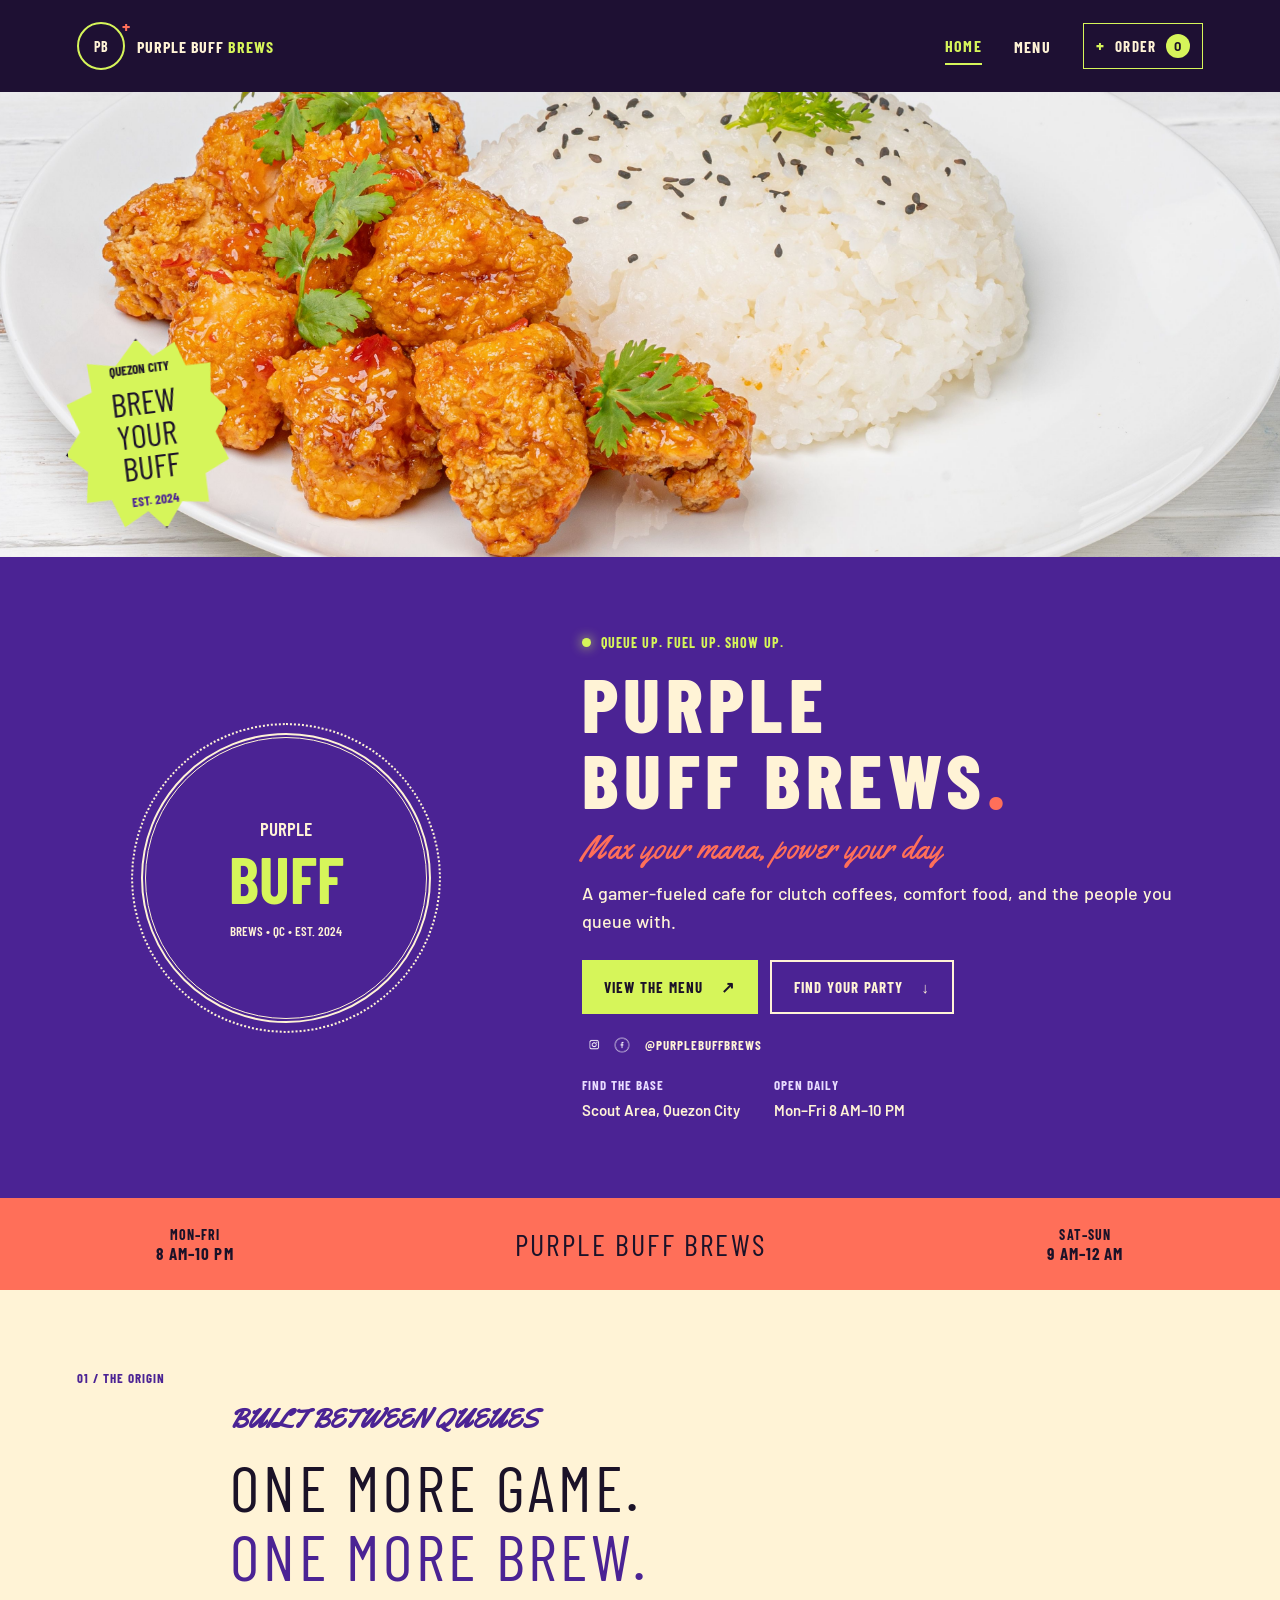
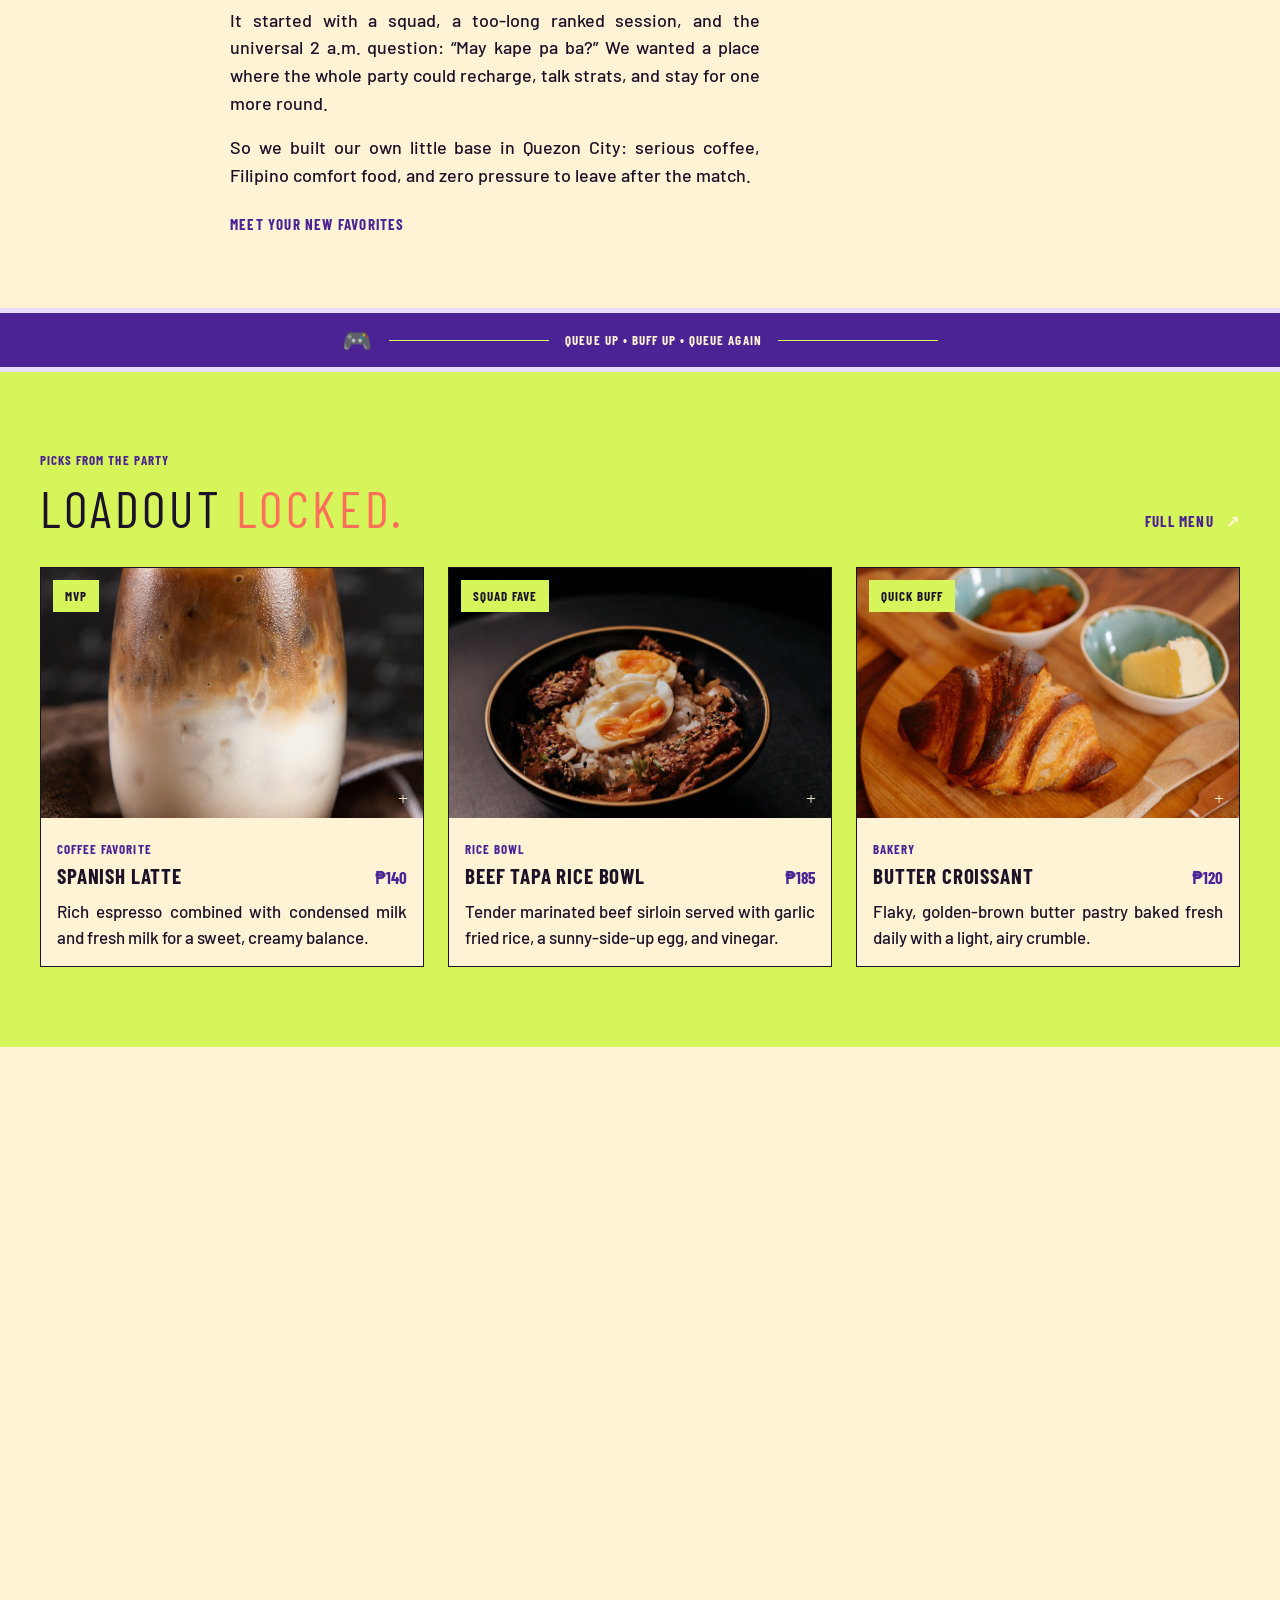
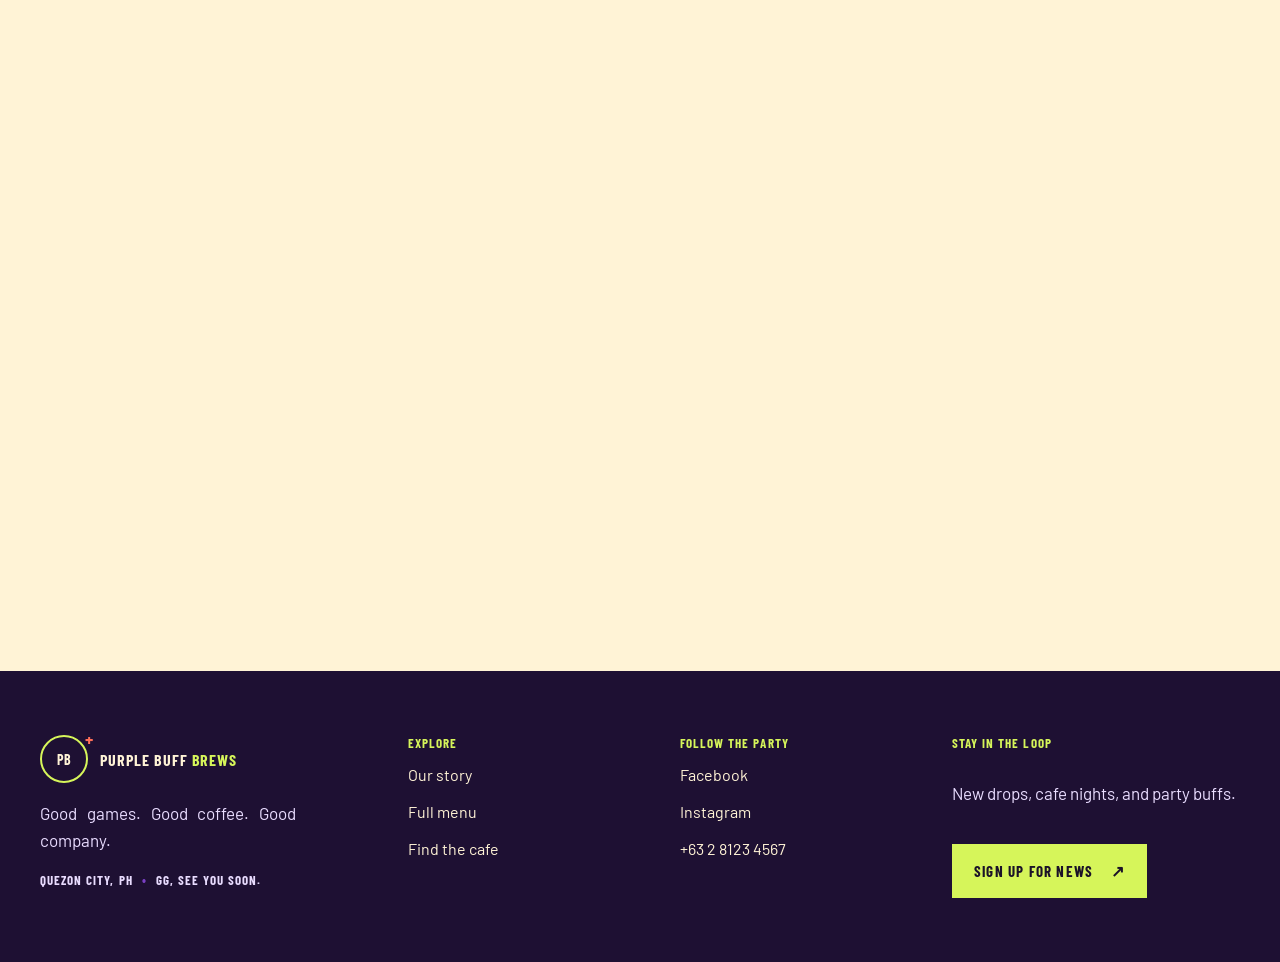
<file: index.html>
<!DOCTYPE html>
<html lang="en">
<head>
    <meta charset="UTF-8">
    <meta name="viewport" content="width=device-width, initial-scale=1.0">
    <meta name="theme-color" content="#241333">
    <meta name="description" content="Purple Buff Brews is a gamer-fueled cafe in Quezon City. Coffee, comfort food, and one more queue.">
    <title>Purple Buff Brews | Mana for the next match</title>
    <link rel="preconnect" href="https://fonts.googleapis.com">
    <link rel="preconnect" href="https://fonts.gstatic.com" crossorigin>
    <link href="https://fonts.googleapis.com/css2?family=Barlow+Condensed:wght@700;800&family=Barlow:wght@500;600;700&family=Yellowtail&display=swap" rel="stylesheet">
    <link rel="stylesheet" href="style.css">
</head>
<body class="home-page">
    <header class="site-header">
        <a class="brand-lockup" href="index.html" aria-label="Purple Buff Brews home">
            <span class="brand-mark" aria-hidden="true">PB<span>+</span></span>
            <span class="brand-name">PURPLE BUFF <b>BREWS</b></span>
        </a>
        <button class="nav-toggle" id="nav-toggle" type="button" aria-label="Toggle navigation" aria-expanded="false" onclick="toggleMobileMenu()">
            <span></span><span></span><span></span>
        </button>
        <nav class="site-nav" id="main-nav" aria-label="Main navigation">
            <a class="nav-link nav-link-active" href="index.html">Home</a>
            <a class="nav-link" href="menu.html">Menu</a>
            <a class="nav-cart" href="menu.html#order-panel" aria-label="View your order"><span aria-hidden="true">+</span> ORDER <b id="order-count">0</b></a>
        </nav>
    </header>

    <main>
        <section class="hero" id="home">
            <div class="hero-art" id="hero-slider" onmouseover="pauseHeroSlider(event)" onmouseout="resumeHeroSlider(event)">
                <img class="hero-photo hero-slide is-active" id="hero-slide-0" src="images/Meals/Crispy Chicken Popcorn Rice.jpg" alt="Crispy chicken popcorn with rice">
                <img class="hero-photo hero-slide" id="hero-slide-1" src="images/Meals/Beef Tapa Rice Bowl.jpg" alt="Beef tapa rice bowl with garlic rice and egg">
                <img class="hero-photo hero-slide" id="hero-slide-2" src="images/Meals/Pork BBQ Rice Plate.jpg" alt="Pork barbecue rice plate">
                <img class="hero-photo hero-slide" id="hero-slide-3" src="images/Meals/Bangus Sisig Rice Bowl.jpg" alt="Bangus sisig rice bowl">
                <div class="hero-shade" aria-hidden="true"></div>
                <div class="hero-badge"><span>QUEZON CITY</span><strong>BREW<br>YOUR<br>BUFF</strong><small>EST. 2024</small></div>
                <span class="art-spark spark-one" aria-hidden="true">✳</span><span class="art-spark spark-two" aria-hidden="true">✦</span>
            </div>
            <div class="hero-copy">
                <div class="story-stamp hero-stamp" aria-hidden="true"><span>PURPLE</span><b>BUFF</b><small>BREWS • QC • EST. 2024</small></div>
                <div class="hero-copy-content">
                    <p class="eyebrow"><span class="status-dot"></span> QUEUE UP. FUEL UP. SHOW UP.</p>
                    <h1>PURPLE<br><span>BUFF</span> BREWS<span class="hero-period">.</span></h1>
                    <p class="hero-tagline">Max your mana, power your day</p>
                    <p class="hero-description">A gamer-fueled cafe for clutch coffees, comfort food, and the people you queue with.</p>
                    <div class="hero-actions">
                        <a class="button button-primary" href="menu.html">VIEW THE MENU <span aria-hidden="true">↗</span></a>
                        <a class="button button-quiet" href="#visit">FIND YOUR PARTY <span aria-hidden="true">↓</span></a>
                    </div>
                    <div class="hero-social" aria-label="Follow Purple Buff Brews">
                        <a href="https://www.instagram.com/" target="_blank" rel="noreferrer" aria-label="Purple Buff Brews on Instagram"><img src="images/social media logo/instagram logo.png" alt=""></a>
                        <a href="https://www.facebook.com/" target="_blank" rel="noreferrer" aria-label="Purple Buff Brews on Facebook"><img src="images/social media logo/facebook logo.png" alt=""></a>
                        <span>@PURPLEBUFFBREWS</span>
                    </div>
                    <div class="hero-meta">
                        <div><span class="meta-label">FIND THE BASE</span><strong>Scout Area, Quezon City</strong></div>
                        <div><span class="meta-label">OPEN DAILY</span><strong>Mon–Fri 8 AM–10 PM</strong></div>
                    </div>
                </div>
            </div>
        </section>

        <section class="hours-ribbon" aria-label="Cafe hours">
            <span>MON–FRI <b>8 AM–10 PM</b></span><strong>PURPLE BUFF BREWS</strong><span>SAT–SUN <b>9 AM–12 AM</b></span>
        </section>

        <section class="story-section section-shell" id="story">
            <div class="section-index">01 / THE ORIGIN</div>
            <div class="story-content">
                <p class="eyebrow">BUILT BETWEEN QUEUES</p>
                <h2>ONE MORE GAME.<br><span>ONE MORE BREW.</span></h2>
                <p>It started with a squad, a too-long ranked session, and the universal 2 a.m. question: “May kape pa ba?” We wanted a place where the whole party could recharge, talk strats, and stay for one more round.</p>
                <p>So we built our own little base in Quezon City: serious coffee, Filipino comfort food, and zero pressure to leave after the match.</p>
                <a class="text-link" href="menu.html">MEET YOUR NEW FAVORITES <span aria-hidden="true">→</span></a>
            </div>
        </section>

        <div class="party-divider" aria-hidden="true"><span>🎮</span><i></i><span>QUEUE UP • BUFF UP • QUEUE AGAIN</span><i></i></div>

        <section class="featured-section section-shell" id="featured">
            <div class="section-heading">
                <div><p class="eyebrow">PICKS FROM THE PARTY</p><h2>LOADOUT <span>LOCKED.</span></h2></div>
                <a class="text-link" href="menu.html">FULL MENU <span aria-hidden="true">↗</span></a>
            </div>
            <div class="featured-grid">
                <a class="featured-card" href="menu.html#spanish-latte">
                    <div class="featured-visual visual-coffee"><img src="images/drinks/spanish latte.jpg" alt="Spanish latte with espresso and fresh milk"><span class="visual-tag">MVP</span><span class="visual-crosshair" aria-hidden="true">+</span></div>
                    <div class="featured-info"><div><span class="item-type">COFFEE FAVORITE</span><h3>Spanish Latte</h3></div><span class="item-price">₱140</span></div>
                    <p>Rich espresso combined with condensed milk and fresh milk for a sweet, creamy balance.</p>
                </a>
                <a class="featured-card" href="menu.html#beef-tapa-rice-bowl">
                    <div class="featured-visual visual-meal"><img src="images/Meals/Beef Tapa Rice Bowl.jpg" alt="Beef tapa rice bowl with garlic rice, egg, and vinegar"><span class="visual-tag">SQUAD FAVE</span><span class="visual-crosshair" aria-hidden="true">+</span></div>
                    <div class="featured-info"><div><span class="item-type">RICE BOWL</span><h3>Beef Tapa Rice Bowl</h3></div><span class="item-price">₱185</span></div>
                    <p>Tender marinated beef sirloin served with garlic fried rice, a sunny-side-up egg, and vinegar.</p>
                </a>
                <a class="featured-card" href="menu.html#butter-croissant">
                    <div class="featured-visual visual-snack"><img src="images/Snacks/Butter Croissant.jpg" alt="Golden butter croissant baked fresh"><span class="visual-tag">QUICK BUFF</span><span class="visual-crosshair" aria-hidden="true">+</span></div>
                    <div class="featured-info"><div><span class="item-type">BAKERY</span><h3>Butter Croissant</h3></div><span class="item-price">₱120</span></div>
                    <p>Flaky, golden-brown butter pastry baked fresh daily with a light, airy crumble.</p>
                </a>
            </div>
        </section>

        <section class="photo-strip" aria-label="Cafe favorites">
            <div class="photo-strip-heading"><p class="eyebrow">A LOOK AT THE LOADOUT</p><h2>BUILT FOR THE <span>LONG GAME.</span></h2></div>
            <div class="photo-carousel" id="photo-carousel">
                <img id="carousel-image" src="images/drinks/spanish latte.jpg" alt="Spanish latte with a smooth espresso and milk finish">
                <div class="carousel-caption"><span id="carousel-caption">01 / SPANISH LATTE</span><div class="carousel-controls"><button id="carousel-previous" type="button" aria-label="Previous cafe photo">←</button><button id="carousel-next" type="button" aria-label="Next cafe photo">→</button></div></div>
            </div>
        </section>

        <section class="visit-section" id="visit">
            <div class="visit-inner section-shell">
                <div class="visit-copy"><p class="eyebrow">YOUR NEXT SAFE ZONE</p><h2>DROP BY.<br><span>STAY A WHILE.</span></h2><p>Bring your duo, your whole five-stack, or just your headphones. There’s a seat waiting.</p></div>
                <div class="visit-details">
                    <div class="detail-block"><span class="meta-label">OUR COORDINATES</span><strong>Unit 4B, Mana Lane<br>Scout Area, Quezon City, Metro Manila</strong><a href="https://maps.google.com/?q=Scout+Area+Quezon+City" target="_blank" rel="noreferrer">OPEN MAP <span aria-hidden="true">↗</span></a></div>
                    <div class="detail-block"><span class="meta-label">CALL THE PARTY</span><strong><a href="tel:+63281234567">+63 2 8123 4567</a></strong><span class="open-note"><i></i> READY FOR PICKUP</span></div>
                    <div class="detail-block"><span class="meta-label">GATES OPEN</span><strong>Mon–Fri 8:00 AM–10:00 PM<br>Sat–Sun 9:00 AM–12:00 AM</strong></div>
                    <div class="visit-actions"><a class="button button-outline" href="menu.html#order-panel">ORDER PICK UP <span aria-hidden="true">↗</span></a><a class="button button-outline" href="mailto:hello@purplebuffbrews.example?subject=Table%20reservation">RESERVE A TABLE <span aria-hidden="true">↗</span></a></div>
                </div>
            </div>
        </section>
    </main>

    <footer class="site-footer">
        <div class="footer-brand"><a class="brand-lockup" href="index.html" aria-label="Purple Buff Brews home"><span class="brand-mark" aria-hidden="true">PB<span>+</span></span><span class="brand-name">PURPLE BUFF <b>BREWS</b></span></a><p>Good games. Good coffee. Good company.</p><span class="footer-note">QUEZON CITY, PH <b>•</b> GG, SEE YOU SOON.</span></div>
        <div class="footer-links"><strong>EXPLORE</strong><a href="index.html#story">Our story</a><a href="menu.html">Full menu</a><a href="index.html#visit">Find the cafe</a></div>
        <div class="footer-links"><strong>FOLLOW THE PARTY</strong><a href="https://www.facebook.com/" target="_blank" rel="noreferrer">Facebook</a><a href="https://www.instagram.com/" target="_blank" rel="noreferrer">Instagram</a><a href="tel:+63281234567">+63 2 8123 4567</a></div>
        <div class="footer-signup"><strong>STAY IN THE LOOP</strong><p>New drops, cafe nights, and party buffs.</p><a class="button button-primary" href="mailto:hello@purplebuffbrews.example?subject=Buff%20newsletter">SIGN UP FOR NEWS <span aria-hidden="true">↗</span></a></div>
    </footer>
    <script src="script.js"></script>
</body>
</html>
</file>
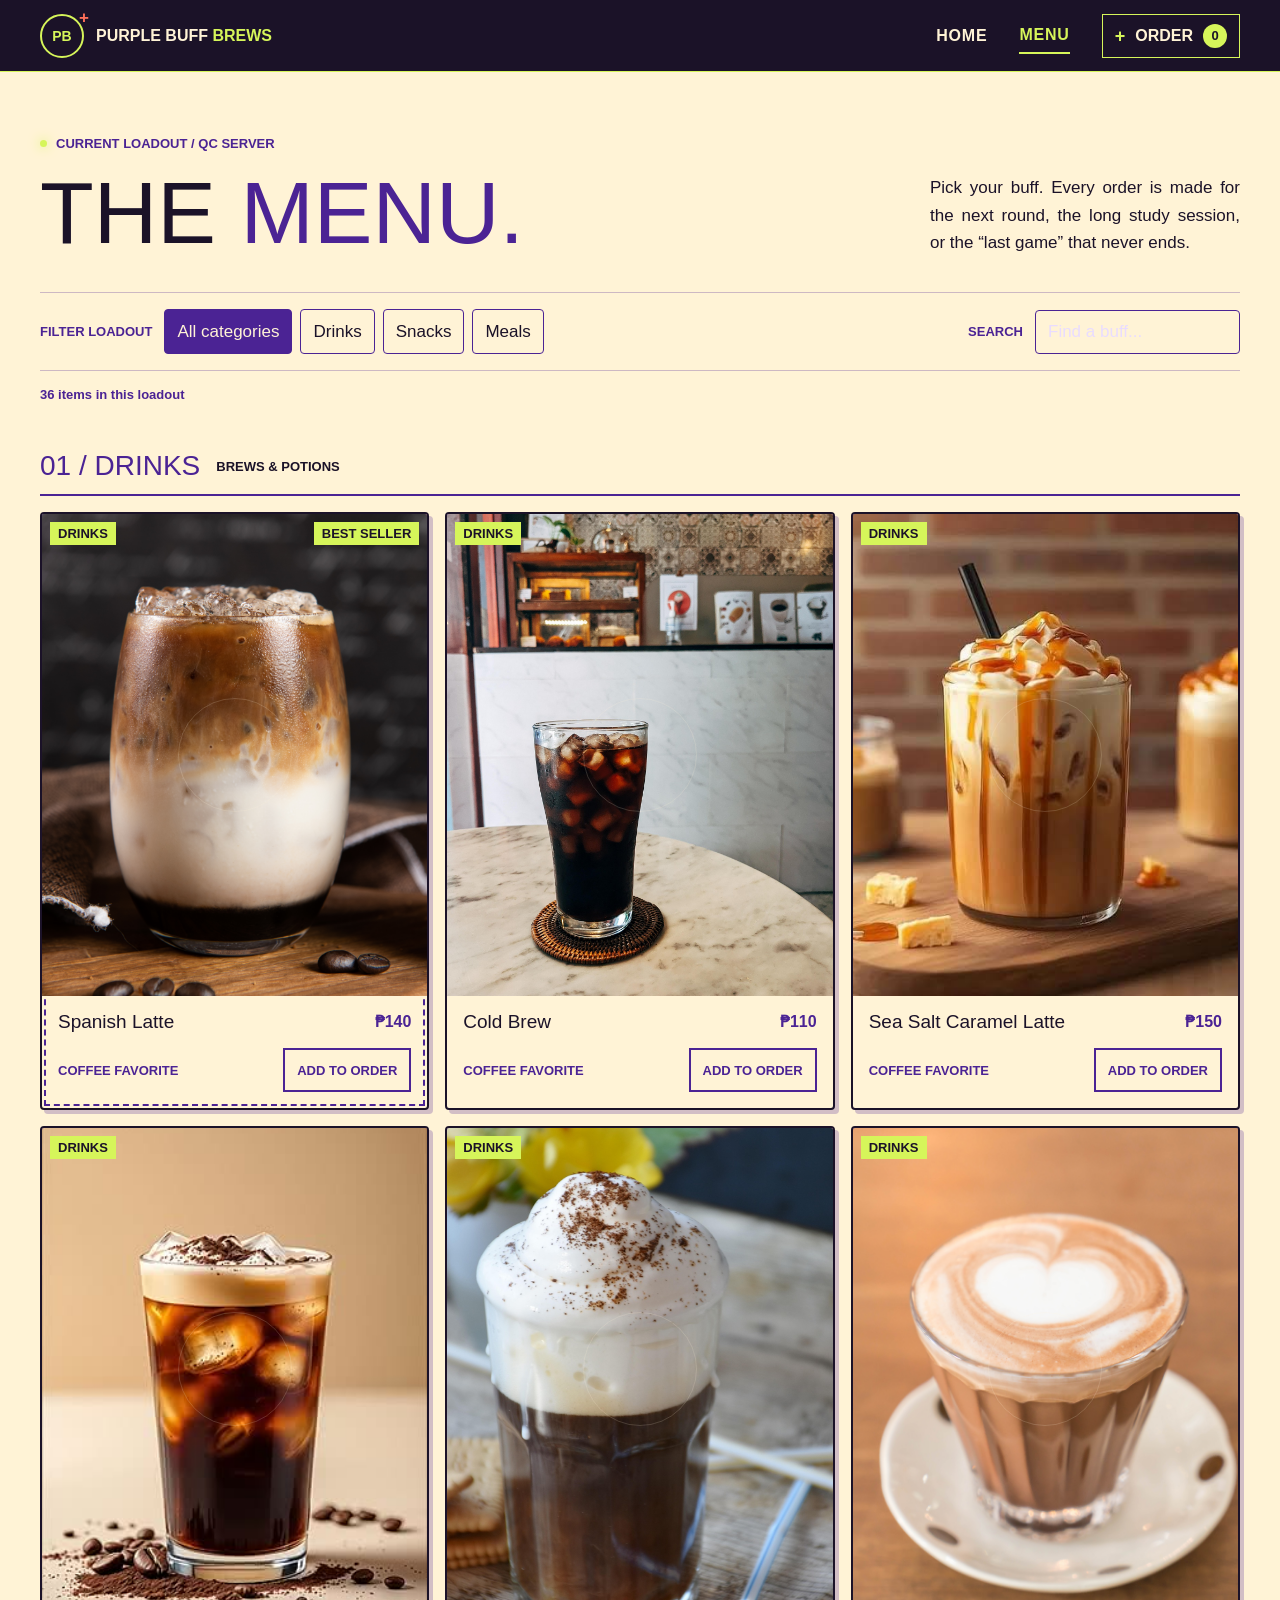
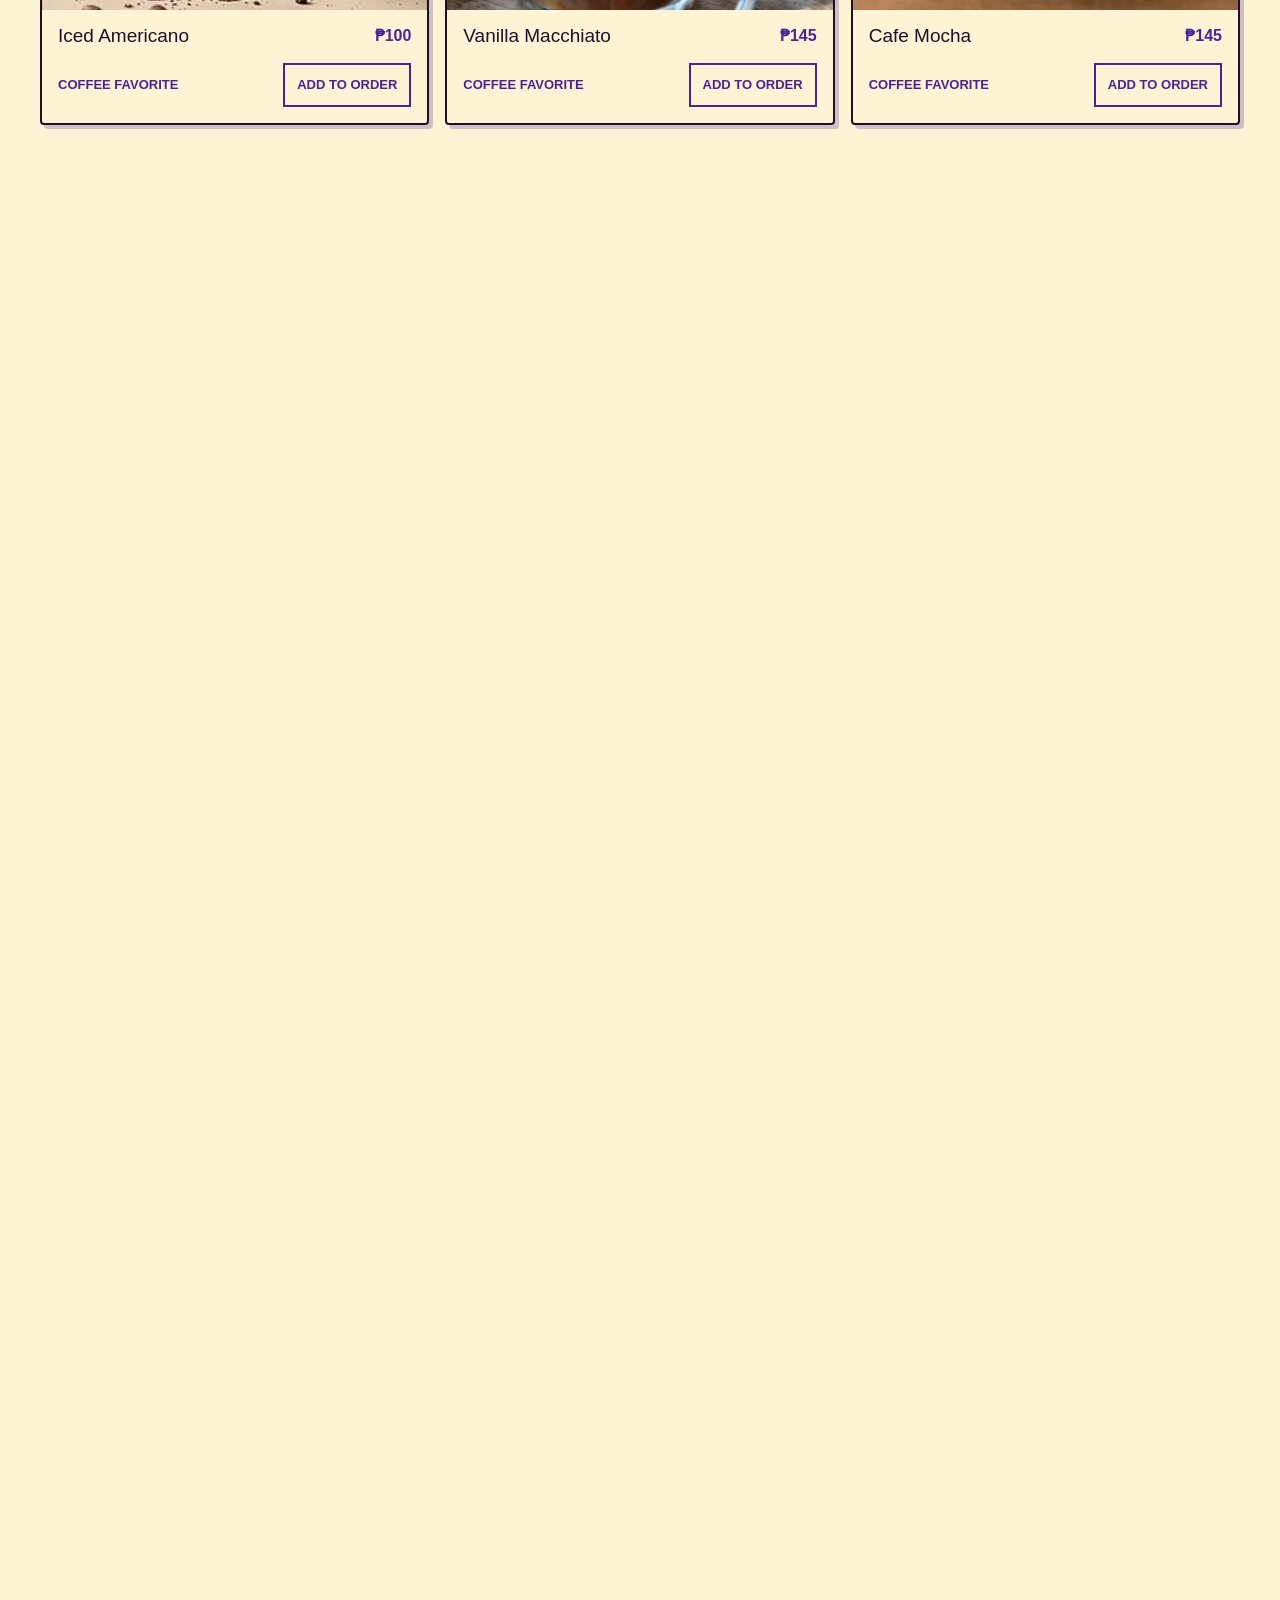
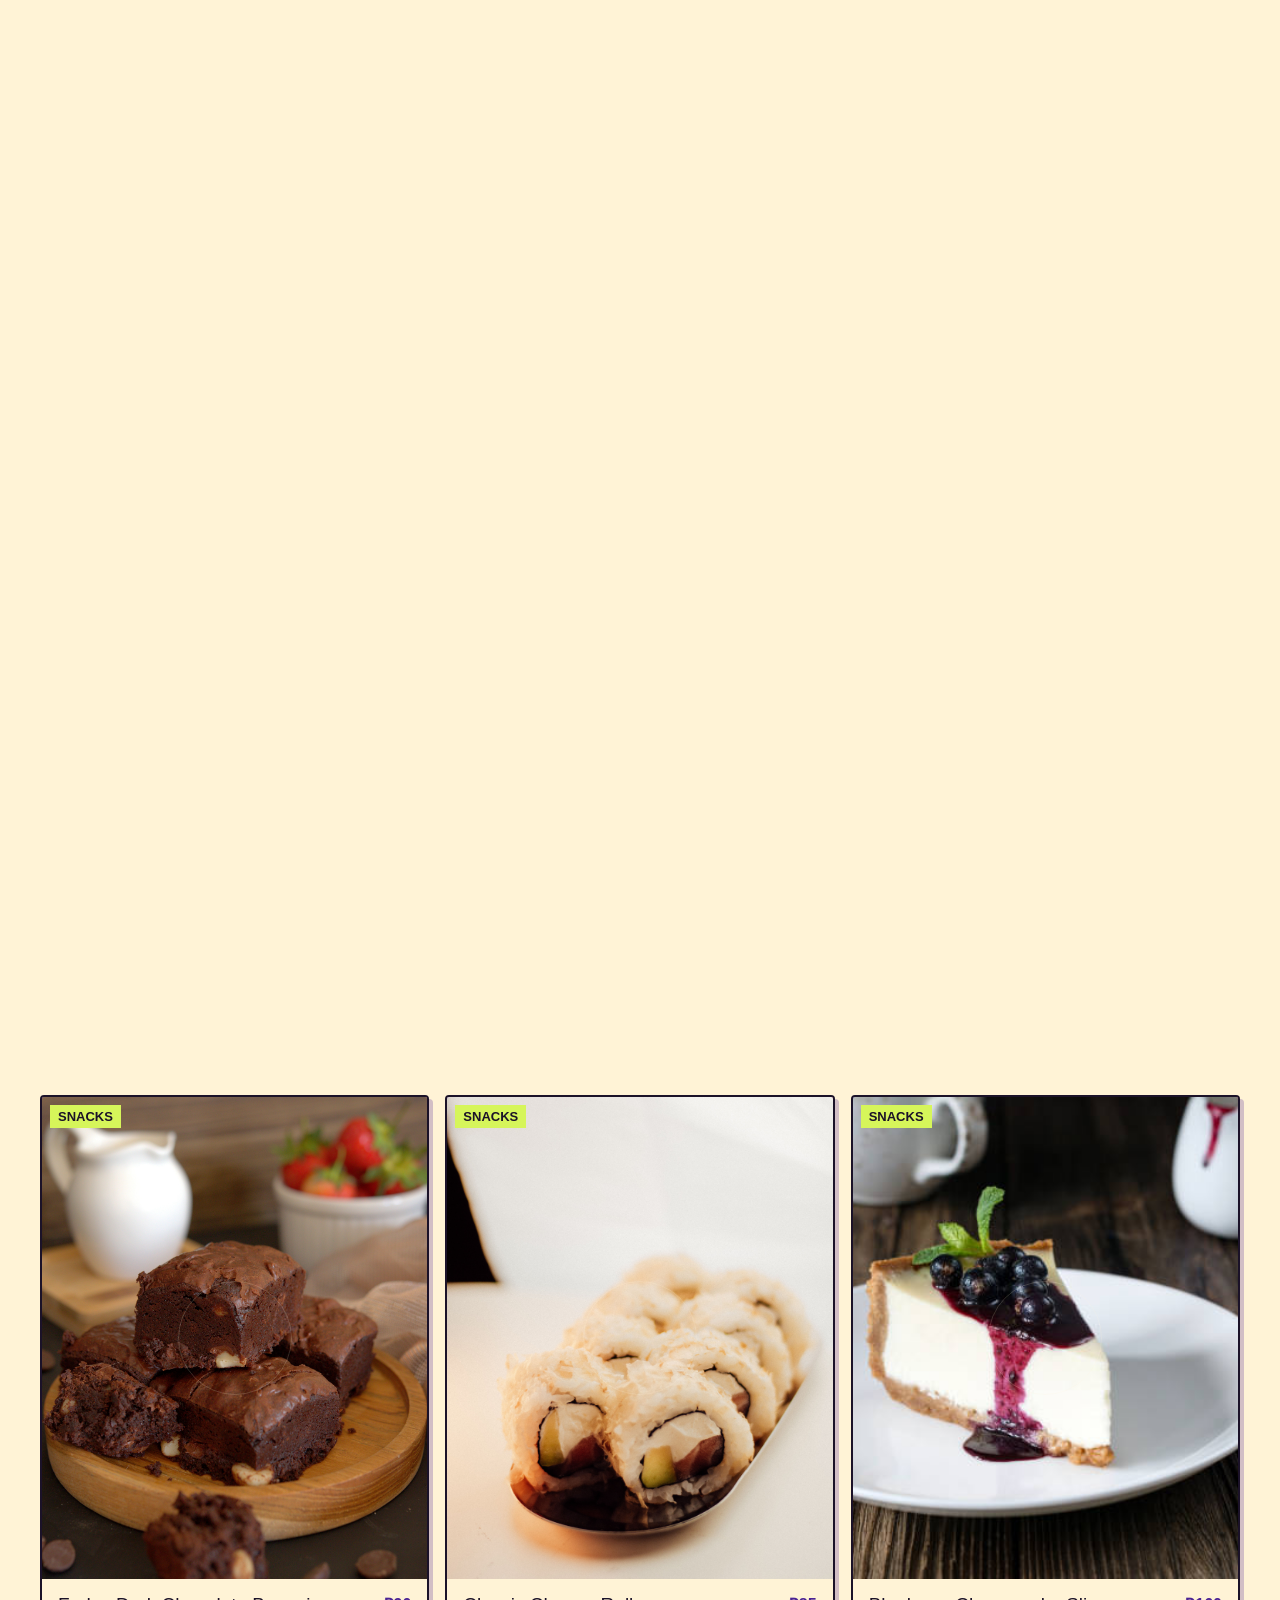
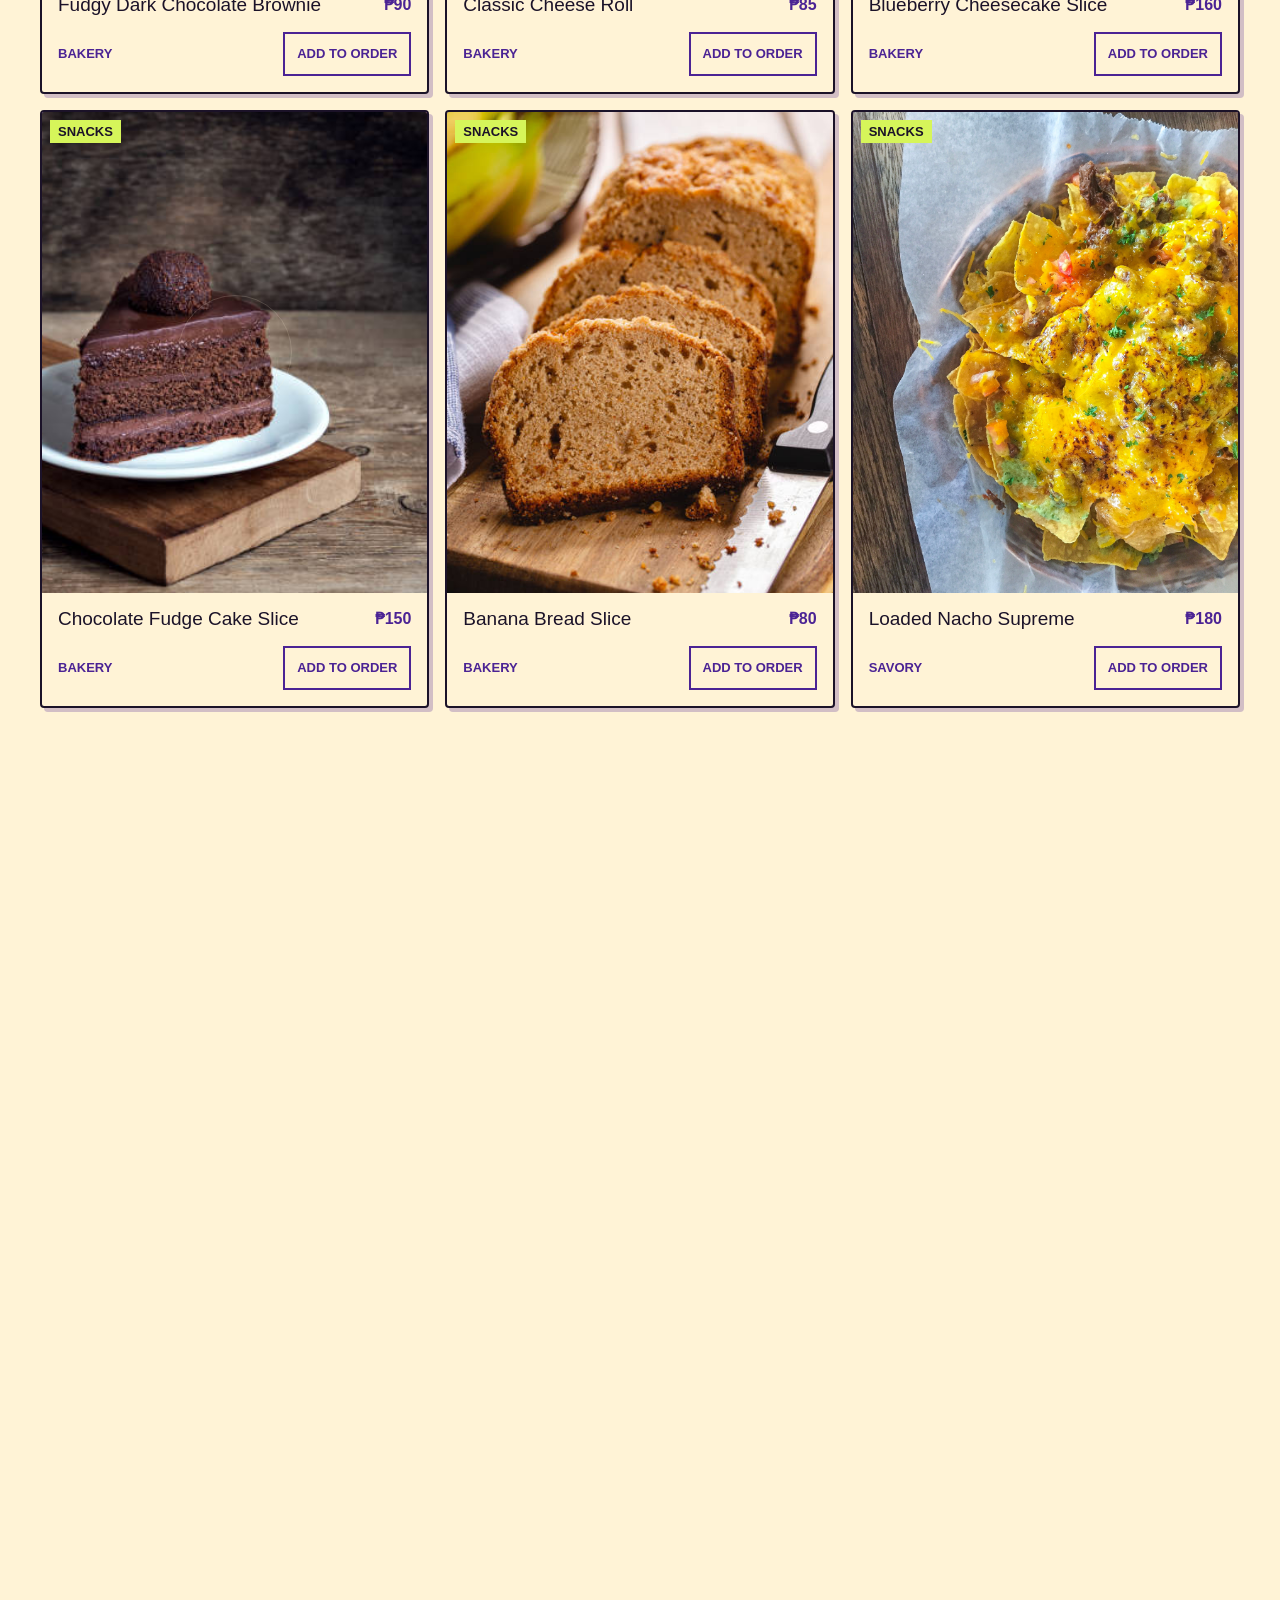
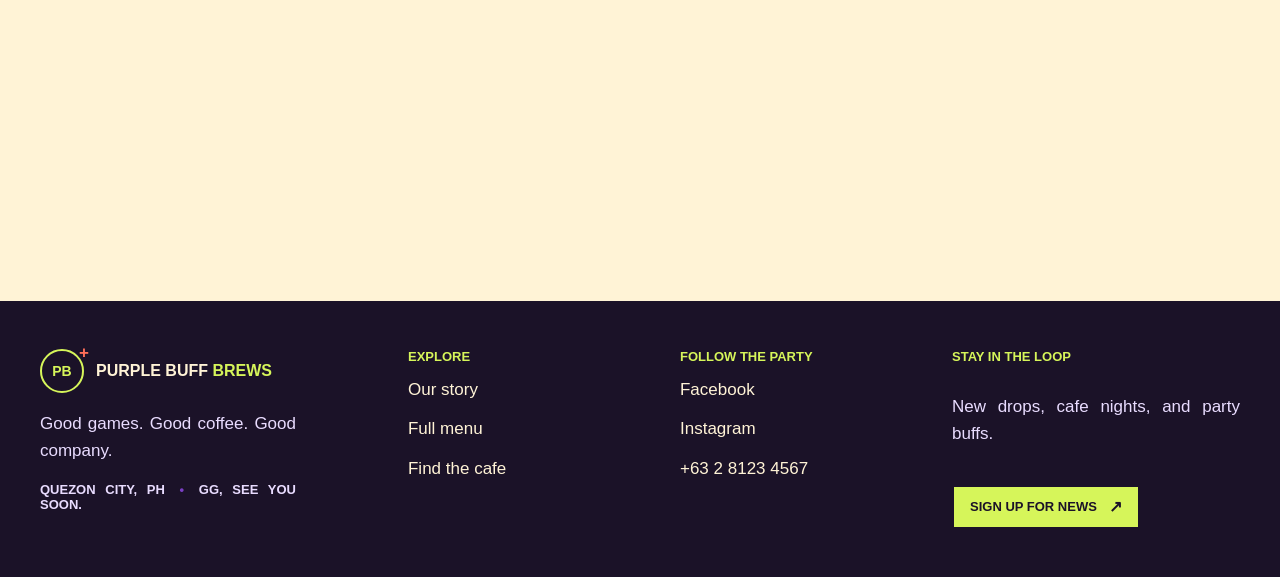
<file: menu.html>
<!DOCTYPE html>
<html lang="en">
<head>
    <meta charset="UTF-8">
    <meta name="viewport" content="width=device-width, initial-scale=1.0">
    <meta name="theme-color" content="#241333">
    <meta name="description" content="Browse the Purple Buff Brews loadout: coffee, milk tea, silog, rice meals, snacks, and pastries in Quezon City.">
    <title>Menu | Purple Buff Brews</title>
    <link rel="preconnect" href="https://fonts.googleapis.com">
    <link rel="preconnect" href="https://fonts.gstatic.com" crossorigin>
    <link href="https://fonts.googleapis.com/css2?family=Anton&family=Caveat:wght@600;700&family=DM+Sans:wght@400;500;600;700&display=swap" rel="stylesheet">
    <link rel="stylesheet" href="style.css">
</head>
<body>
    <header class="site-header">
        <a class="brand-lockup" href="index.html" aria-label="Purple Buff Brews home">
            <span class="brand-mark" aria-hidden="true">PB<span>+</span></span>
            <span class="brand-name">PURPLE BUFF <b>BREWS</b></span>
        </a>
        <button class="nav-toggle" id="nav-toggle" type="button" aria-label="Toggle navigation" aria-expanded="false" onclick="toggleMobileMenu()">
            <span></span><span></span><span></span>
        </button>
        <nav class="site-nav" id="main-nav" aria-label="Main navigation">
            <a class="nav-link" href="index.html">Home</a>
            <a class="nav-link nav-link-active" href="menu.html">Menu</a>
            <a class="nav-cart" href="#order-panel" aria-label="View your order"><span aria-hidden="true">+</span> ORDER <b id="order-count">0</b></a>
        </nav>
    </header>

    <main class="menu-main">
        <section class="menu-intro section-shell">
            <div><p class="eyebrow"><span class="status-dot"></span> CURRENT LOADOUT / QC SERVER</p><h1>THE <span>MENU.</span></h1></div>
            <p>Pick your buff. Every order is made for the next round, the long study session, or the “last game” that never ends.</p>
        </section>

        <section class="section-shell" aria-label="Cafe menu">
            <div class="menu-controls">
                <div class="control-group">
                    <span class="control-label">FILTER LOADOUT</span>
                    <div class="category-filter-buttons" role="group" aria-label="Filter menu by category">
                        <button class="category-filter-button" type="button" data-category-filter="all" aria-pressed="true" onclick="setCategoryFilter('all')">All categories</button>
                        <button class="category-filter-button" type="button" data-category-filter="drinks" aria-pressed="false" onclick="setCategoryFilter('drinks')">Drinks</button>
                        <button class="category-filter-button" type="button" data-category-filter="snacks" aria-pressed="false" onclick="setCategoryFilter('snacks')">Snacks</button>
                        <button class="category-filter-button" type="button" data-category-filter="meals" aria-pressed="false" onclick="setCategoryFilter('meals')">Meals</button>
                    </div>
                </div>
                <div class="control-group">
                    <label for="menu-search">SEARCH</label>
                    <input id="menu-search" type="search" placeholder="Find a buff..." oninput="searchMenu()" autocomplete="off">
                </div>
            </div>
            <p class="filter-status" id="filter-status" aria-live="polite">36 items in this loadout</p>

            <div class="menu-grid" id="menu-grid">
                <h2 class="category-divider" data-menu-category="drinks">01 / DRINKS <span>BREWS & POTIONS</span></h2>
                <article class="menu-card menu-card-featured" id="spanish-latte" data-name="Spanish Latte" data-price="140" data-category="drinks" data-search="spanish latte rich espresso condensed milk fresh milk drink coffee">
                    <div class="menu-card-art"><span aria-hidden="true">☕</span><span class="card-category">DRINKS</span></div>
                    <div class="menu-card-body"><div class="menu-card-heading"><h2>Spanish Latte</h2><span class="menu-card-price">₱140</span></div><p class="menu-card-description" id="spanish-latte-description">Rich espresso combined with condensed milk and fresh milk for a sweet, creamy balance.</p><div class="menu-card-action"><span>COFFEE FAVORITE</span><button class="add-button" type="button" onclick="addToOrder('spanish-latte')">ADD TO ORDER</button></div></div>
                </article>
                <article class="menu-card" id="cold-brew" data-name="Cold Brew" data-price="110" data-category="drinks" data-search="cold brew slow steeped 12 hours smooth bold low acidity coffee drink">
                    <div class="menu-card-art"><span aria-hidden="true">🧊</span><span class="card-category">DRINKS</span></div>
                    <div class="menu-card-body"><div class="menu-card-heading"><h2>Cold Brew</h2><span class="menu-card-price">₱110</span></div><p class="menu-card-description" id="cold-brew-description">Slow-steeped for 12 hours to deliver a smooth, bold, and low-acidity coffee experience.</p><div class="menu-card-action"><span>COFFEE FAVORITE</span><button class="add-button" type="button" onclick="addToOrder('cold-brew')">ADD TO ORDER</button></div></div>
                </article>
                <article class="menu-card" id="sea-salt-caramel-latte" data-name="Sea Salt Caramel Latte" data-price="150" data-category="drinks" data-search="sea salt caramel latte espresso sweet caramel milk cream foam drink coffee">
                    <div class="menu-card-art"><span aria-hidden="true">🥛</span><span class="card-category">DRINKS</span></div>
                    <div class="menu-card-body"><div class="menu-card-heading"><h2>Sea Salt Caramel Latte</h2><span class="menu-card-price">₱150</span></div><p class="menu-card-description" id="sea-salt-caramel-latte-description">Espresso and sweet caramel milk topped with a thick layer of savory sea salt cream foam.</p><div class="menu-card-action"><span>COFFEE FAVORITE</span><button class="add-button" type="button" onclick="addToOrder('sea-salt-caramel-latte')">ADD TO ORDER</button></div></div>
                </article>
                <article class="menu-card" id="iced-americano" data-name="Iced Americano" data-price="100" data-category="drinks" data-search="iced americano double shot rich espresso cold water and ice coffee drink">
                    <div class="menu-card-art"><span aria-hidden="true">❄️</span><span class="card-category">DRINKS</span></div>
                    <div class="menu-card-body"><div class="menu-card-heading"><h2>Iced Americano</h2><span class="menu-card-price">₱100</span></div><p class="menu-card-description" id="iced-americano-description">Double shot of rich espresso poured over cold water and ice for a crisp, clean pick-me-up.</p><div class="menu-card-action"><span>COFFEE FAVORITE</span><button class="add-button" type="button" onclick="addToOrder('iced-americano')">ADD TO ORDER</button></div></div>
                </article>
                <article class="menu-card" id="vanilla-macchiato" data-name="Vanilla Macchiato" data-price="145" data-category="drinks" data-search="vanilla macchiato steamed milk espresso vanilla bean syrup coffee drink">
                    <div class="menu-card-art"><span aria-hidden="true">✨</span><span class="card-category">DRINKS</span></div>
                    <div class="menu-card-body"><div class="menu-card-heading"><h2>Vanilla Macchiato</h2><span class="menu-card-price">₱145</span></div><p class="menu-card-description" id="vanilla-macchiato-description">Fresh steamed milk marked with espresso and drizzled with sweet vanilla bean syrup.</p><div class="menu-card-action"><span>COFFEE FAVORITE</span><button class="add-button" type="button" onclick="addToOrder('vanilla-macchiato')">ADD TO ORDER</button></div></div>
                </article>
                <article class="menu-card" id="cafe-mocha" data-name="Cafe Mocha" data-price="145" data-category="drinks" data-search="cafe mocha espresso velvety steamed milk chocolate syrup drink coffee">
                    <div class="menu-card-art"><span aria-hidden="true">🍫</span><span class="card-category">DRINKS</span></div>
                    <div class="menu-card-body"><div class="menu-card-heading"><h2>Cafe Mocha</h2><span class="menu-card-price">₱145</span></div><p class="menu-card-description" id="cafe-mocha-description">A harmonious blend of espresso, velvety steamed milk, and rich chocolate syrup.</p><div class="menu-card-action"><span>COFFEE FAVORITE</span><button class="add-button" type="button" onclick="addToOrder('cafe-mocha')">ADD TO ORDER</button></div></div>
                </article>
                <article class="menu-card" id="white-chocolate-mocha" data-name="White Chocolate Mocha" data-price="155" data-category="drinks" data-search="white chocolate mocha espresso and milk whipped cream sweet drink coffee">
                    <div class="menu-card-art"><span aria-hidden="true">🍪</span><span class="card-category">DRINKS</span></div>
                    <div class="menu-card-body"><div class="menu-card-heading"><h2>White Chocolate Mocha</h2><span class="menu-card-price">₱155</span></div><p class="menu-card-description" id="white-chocolate-mocha-description">Sweet white chocolate melted into espresso and fresh milk, topped with whipped cream.</p><div class="menu-card-action"><span>COFFEE FAVORITE</span><button class="add-button" type="button" onclick="addToOrder('white-chocolate-mocha')">ADD TO ORDER</button></div></div>
                </article>
                <article class="menu-card" id="dark-chocolate-latte" data-name="Dark Chocolate Latte" data-price="135" data-category="drinks" data-search="dark chocolate latte bitter sweet espresso textured milk drink coffee">
                    <div class="menu-card-art"><span aria-hidden="true">🖤</span><span class="card-category">DRINKS</span></div>
                    <div class="menu-card-body"><div class="menu-card-heading"><h2>Dark Chocolate Latte</h2><span class="menu-card-price">₱135</span></div><p class="menu-card-description" id="dark-chocolate-latte-description">Deep, bittersweet dark chocolate infused with bold espresso and textured milk.</p><div class="menu-card-action"><span>COFFEE FAVORITE</span><button class="add-button" type="button" onclick="addToOrder('dark-chocolate-latte')">ADD TO ORDER</button></div></div>
                </article>
                <article class="menu-card" id="iced-matcha-latte" data-name="Iced Matcha Latte" data-price="145" data-category="drinks" data-search="iced matcha latte premium ceremonial green tea velvety sweet milk specialty drink">
                    <div class="menu-card-art"><span aria-hidden="true">🍵</span><span class="card-category">DRINKS</span></div>
                    <div class="menu-card-body"><div class="menu-card-heading"><h2>Iced Matcha Latte</h2><span class="menu-card-price">₱145</span></div><p class="menu-card-description" id="iced-matcha-latte-description">Premium ceremonial-grade Japanese green tea whisked with velvety sweet milk.</p><div class="menu-card-action"><span>NON-COFFEE</span><button class="add-button" type="button" onclick="addToOrder('iced-matcha-latte')">ADD TO ORDER</button></div></div>
                </article>
                <article class="menu-card" id="belgian-dark-chocolate" data-name="Belgian Dark Chocolate" data-price="135" data-category="drinks" data-search="belgian dark chocolate melted belgian blend hot cold milk drink specialty">
                    <div class="menu-card-art"><span aria-hidden="true">🍫</span><span class="card-category">DRINKS</span></div>
                    <div class="menu-card-body"><div class="menu-card-heading"><h2>Belgian Dark Chocolate</h2><span class="menu-card-price">₱135</span></div><p class="menu-card-description" id="belgian-dark-chocolate-description">Rich, melted Belgian chocolate blended into hot or cold milk for a classic comforting drink.</p><div class="menu-card-action"><span>NON-COFFEE</span><button class="add-button" type="button" onclick="addToOrder('belgian-dark-chocolate')">ADD TO ORDER</button></div></div>
                </article>
                <article class="menu-card" id="taro-milk-tea-with-pearls" data-name="Taro Milk Tea with Pearls" data-price="125" data-category="drinks" data-search="taro milk tea with pearls smooth sweet taro milk tea chewy brown sugar tapioca pearls drink">
                    <div class="menu-card-art"><span aria-hidden="true">🧋</span><span class="card-category">DRINKS</span></div>
                    <div class="menu-card-body"><div class="menu-card-heading"><h2>Taro Milk Tea with Pearls</h2><span class="menu-card-price">₱125</span></div><p class="menu-card-description" id="taro-milk-tea-with-pearls-description">Smooth, sweet taro milk tea served with chewy brown sugar tapioca pearls.</p><div class="menu-card-action"><span>NON-COFFEE</span><button class="add-button" type="button" onclick="addToOrder('taro-milk-tea-with-pearls')">ADD TO ORDER</button></div></div>
                </article>
                <article class="menu-card" id="strawberry-milk" data-name="Strawberry Milk" data-price="140" data-category="drinks" data-search="strawberry milk real crushed strawberry puree cold milk cream drink refreshing">
                    <div class="menu-card-art"><span aria-hidden="true">🍓</span><span class="card-category">DRINKS</span></div>
                    <div class="menu-card-body"><div class="menu-card-heading"><h2>Strawberry Milk</h2><span class="menu-card-price">₱140</span></div><p class="menu-card-description" id="strawberry-milk-description">Real crushed strawberry puree blended with fresh cold milk and a touch of cream.</p><div class="menu-card-action"><span>NON-COFFEE</span><button class="add-button" type="button" onclick="addToOrder('strawberry-milk')">ADD TO ORDER</button></div></div>
                </article>
                <article class="menu-card" id="wintermelon-milk-tea" data-name="Wintermelon Milk Tea" data-price="130" data-category="drinks" data-search="wintermelon milk tea classic sweet tea fresh milk black pearls drink">
                    <div class="menu-card-art"><span aria-hidden="true">🧃</span><span class="card-category">DRINKS</span></div>
                    <div class="menu-card-body"><div class="menu-card-heading"><h2>Wintermelon Milk Tea</h2><span class="menu-card-price">₱130</span></div><p class="menu-card-description" id="wintermelon-milk-tea-description">Classic sweet wintermelon tea paired with fresh milk and black pearls.</p><div class="menu-card-action"><span>NON-COFFEE</span><button class="add-button" type="button" onclick="addToOrder('wintermelon-milk-tea')">ADD TO ORDER</button></div></div>
                </article>
                <article class="menu-card" id="classic-milk-tea-with-pudding" data-name="Classic Milk Tea with Pudding" data-price="120" data-category="drinks" data-search="classic milk tea with pudding traditional black milk tea egg pudding tea drink">
                    <div class="menu-card-art"><span aria-hidden="true">🥤</span><span class="card-category">DRINKS</span></div>
                    <div class="menu-card-body"><div class="menu-card-heading"><h2>Classic Milk Tea with Pudding</h2><span class="menu-card-price">₱120</span></div><p class="menu-card-description" id="classic-milk-tea-with-pudding-description">Traditional black milk tea served with smooth, custard-like egg pudding.</p><div class="menu-card-action"><span>NON-COFFEE</span><button class="add-button" type="button" onclick="addToOrder('classic-milk-tea-with-pudding')">ADD TO ORDER</button></div></div>
                </article>
                <article class="menu-card" id="fresh-lemon-honey-tea" data-name="Fresh Lemon Honey Tea" data-price="110" data-category="drinks" data-search="fresh lemon honey tea brewed black tea honey fresh lemon slices drink refreshing">
                    <div class="menu-card-art"><span aria-hidden="true">🍋</span><span class="card-category">DRINKS</span></div>
                    <div class="menu-card-body"><div class="menu-card-heading"><h2>Fresh Lemon Honey Tea</h2><span class="menu-card-price">₱110</span></div><p class="menu-card-description" id="fresh-lemon-honey-tea-description">Bright, refreshing brewed black tea infused with real honey and fresh lemon slices.</p><div class="menu-card-action"><span>NON-COFFEE</span><button class="add-button" type="button" onclick="addToOrder('fresh-lemon-honey-tea')">ADD TO ORDER</button></div></div>
                </article>
                <h2 class="category-divider" data-menu-category="snacks">02 / SNACKS <span>QUICK BUFFS</span></h2>
                <article class="menu-card" id="butter-croissant" data-name="Butter Croissant" data-price="120" data-category="snacks" data-search="butter croissant flaky golden brown pastry bakery snack fresh daily">
                    <div class="menu-card-art"><span aria-hidden="true">🥐</span><span class="card-category">SNACKS</span></div>
                    <div class="menu-card-body"><div class="menu-card-heading"><h2>Butter Croissant</h2><span class="menu-card-price">₱120</span></div><p class="menu-card-description" id="butter-croissant-description">Flaky, golden-brown butter pastry baked fresh daily with a light, airy crumble.</p><div class="menu-card-action"><span>BAKERY</span><button class="add-button" type="button" onclick="addToOrder('butter-croissant')">ADD TO ORDER</button></div></div>
                </article>
                <article class="menu-card" id="cheese-ensaymada" data-name="Cheese Ensaymada" data-price="95" data-category="snacks" data-search="cheese ensaymada soft brioche butter sugar grated cheese bakery snack">
                    <div class="menu-card-art"><span aria-hidden="true">🧀</span><span class="card-category">SNACKS</span></div>
                    <div class="menu-card-body"><div class="menu-card-heading"><h2>Cheese Ensaymada</h2><span class="menu-card-price">₱95</span></div><p class="menu-card-description" id="cheese-ensaymada-description">Soft brioche bun brushed with butter, sugar, and topped with a generous mountain of grated cheese.</p><div class="menu-card-action"><span>BAKERY</span><button class="add-button" type="button" onclick="addToOrder('cheese-ensaymada')">ADD TO ORDER</button></div></div>
                </article>
                <article class="menu-card" id="cinnamon-roll" data-name="Cinnamon Roll" data-price="135" data-category="snacks" data-search="cinnamon roll warm fluffy pastry swirl cinnamon cream cheese frosting bakery snack">
                    <div class="menu-card-art"><span aria-hidden="true">🍥</span><span class="card-category">SNACKS</span></div>
                    <div class="menu-card-body"><div class="menu-card-heading"><h2>Cinnamon Roll</h2><span class="menu-card-price">₱135</span></div><p class="menu-card-description" id="cinnamon-roll-description">Warm, fluffy pastry swirl packed with cinnamon and topped with rich cream cheese frosting.</p><div class="menu-card-action"><span>BAKERY</span><button class="add-button" type="button" onclick="addToOrder('cinnamon-roll')">ADD TO ORDER</button></div></div>
                </article>
                <article class="menu-card" id="fudgy-dark-chocolate-brownie" data-name="Fudgy Dark Chocolate Brownie" data-price="90" data-category="snacks" data-search="fudgy dark chocolate brownie chewy rich cocoa chocolate chunks dessert bakery snack">
                    <div class="menu-card-art"><span aria-hidden="true">🍫</span><span class="card-category">SNACKS</span></div>
                    <div class="menu-card-body"><div class="menu-card-heading"><h2>Fudgy Dark Chocolate Brownie</h2><span class="menu-card-price">₱90</span></div><p class="menu-card-description" id="fudgy-dark-chocolate-brownie-description">Chewy, rich cocoa brownie loaded with chocolate chunks and a crinkly top.</p><div class="menu-card-action"><span>BAKERY</span><button class="add-button" type="button" onclick="addToOrder('fudgy-dark-chocolate-brownie')">ADD TO ORDER</button></div></div>
                </article>
                <article class="menu-card" id="classic-cheese-roll" data-name="Classic Cheese Roll" data-price="85" data-category="snacks" data-search="classic cheese roll milk bread cheddar cheese center bakery snack">
                    <div class="menu-card-art"><span aria-hidden="true">🧀</span><span class="card-category">SNACKS</span></div>
                    <div class="menu-card-body"><div class="menu-card-heading"><h2>Classic Cheese Roll</h2><span class="menu-card-price">₱85</span></div><p class="menu-card-description" id="classic-cheese-roll-description">Soft milk bread filled with a melt-in-your-mouth cheddar cheese center.</p><div class="menu-card-action"><span>BAKERY</span><button class="add-button" type="button" onclick="addToOrder('classic-cheese-roll')">ADD TO ORDER</button></div></div>
                </article>
                <article class="menu-card" id="blueberry-cheesecake-slice" data-name="Blueberry Cheesecake Slice" data-price="160" data-category="snacks" data-search="blueberry cheesecake slice new york style creamy cheesecake blueberry compote dessert bakery snack">
                    <div class="menu-card-art"><span aria-hidden="true">🫐</span><span class="card-category">SNACKS</span></div>
                    <div class="menu-card-body"><div class="menu-card-heading"><h2>Blueberry Cheesecake Slice</h2><span class="menu-card-price">₱160</span></div><p class="menu-card-description" id="blueberry-cheesecake-slice-description">Dense, creamy New York-style cheesecake topped with sweet blueberry compote.</p><div class="menu-card-action"><span>BAKERY</span><button class="add-button" type="button" onclick="addToOrder('blueberry-cheesecake-slice')">ADD TO ORDER</button></div></div>
                </article>
                <article class="menu-card" id="chocolate-fudge-cake-slice" data-name="Chocolate Fudge Cake Slice" data-price="150" data-category="snacks" data-search="chocolate fudge cake slice multi layer chocolate sponge glossy fudge frosting dessert bakery snack">
                    <div class="menu-card-art"><span aria-hidden="true">🍰</span><span class="card-category">SNACKS</span></div>
                    <div class="menu-card-body"><div class="menu-card-heading"><h2>Chocolate Fudge Cake Slice</h2><span class="menu-card-price">₱150</span></div><p class="menu-card-description" id="chocolate-fudge-cake-slice-description">Moist multi-layer chocolate sponge cake coated in rich, glossy fudge frosting.</p><div class="menu-card-action"><span>BAKERY</span><button class="add-button" type="button" onclick="addToOrder('chocolate-fudge-cake-slice')">ADD TO ORDER</button></div></div>
                </article>
                <article class="menu-card" id="banana-bread-slice" data-name="Banana Bread Slice" data-price="80" data-category="snacks" data-search="banana bread slice moist homemade loaf ripe bananas cinnamon dessert bakery snack">
                    <div class="menu-card-art"><span aria-hidden="true">🍌</span><span class="card-category">SNACKS</span></div>
                    <div class="menu-card-body"><div class="menu-card-heading"><h2>Banana Bread Slice</h2><span class="menu-card-price">₱80</span></div><p class="menu-card-description" id="banana-bread-slice-description">Homemade moist banana loaf slice baked with sweet ripe bananas and a hint of cinnamon.</p><div class="menu-card-action"><span>BAKERY</span><button class="add-button" type="button" onclick="addToOrder('banana-bread-slice')">ADD TO ORDER</button></div></div>
                </article>
                <article class="menu-card" id="loaded-nacho-supreme" data-name="Loaded Nacho Supreme" data-price="180" data-category="snacks" data-search="loaded nacho supreme tortilla chips cheese sauce salsa seasoned ground beef savory snack">
                    <div class="menu-card-art"><span aria-hidden="true">🌮</span><span class="card-category">SNACKS</span></div>
                    <div class="menu-card-body"><div class="menu-card-heading"><h2>Loaded Nacho Supreme</h2><span class="menu-card-price">₱180</span></div><p class="menu-card-description" id="loaded-nacho-supreme-description">Crispy tortilla chips topped with warm cheese sauce, fresh salsa, and seasoned ground beef.</p><div class="menu-card-action"><span>SAVORY</span><button class="add-button" type="button" onclick="addToOrder('loaded-nacho-supreme')">ADD TO ORDER</button></div></div>
                </article>
                <article class="menu-card" id="flavored-french-fries" data-name="Flavored French Fries" data-price="110" data-category="snacks" data-search="flavored french fries crispy thick cut fries cheese sour cream bbq powder savory snack">
                    <div class="menu-card-art"><span aria-hidden="true">🍟</span><span class="card-category">SNACKS</span></div>
                    <div class="menu-card-body"><div class="menu-card-heading"><h2>Flavored French Fries</h2><span class="menu-card-price">₱110</span></div><p class="menu-card-description" id="flavored-french-fries-description">Crispy thick-cut fries tossed in your choice of Cheese, Sour Cream, or BBQ powder.</p><div class="menu-card-action"><span>SAVORY</span><button class="add-button" type="button" onclick="addToOrder('flavored-french-fries')">ADD TO ORDER</button></div></div>
                </article>
                <article class="menu-card" id="mozzarella-cheese-sticks" data-name="Mozzarella Cheese Sticks" data-price="160" data-category="snacks" data-search="mozzarella cheese sticks golden breaded mozzarella gooey marinara sauce savory snack">
                    <div class="menu-card-art"><span aria-hidden="true">🧀</span><span class="card-category">SNACKS</span></div>
                    <div class="menu-card-body"><div class="menu-card-heading"><h2>Mozzarella Cheese Sticks</h2><span class="menu-card-price">₱160</span></div><p class="menu-card-description" id="mozzarella-cheese-sticks-description">Golden-breaded mozzarella sticks fried until gooey, served with a side of marinara sauce.</p><div class="menu-card-action"><span>SAVORY</span><button class="add-button" type="button" onclick="addToOrder('mozzarella-cheese-sticks')">ADD TO ORDER</button></div></div>
                </article>
                <article class="menu-card" id="club-sandwich-bites" data-name="Club Sandwich Bites" data-price="140" data-category="snacks" data-search="club sandwich bites bite sized quartered toasted sandwiches ham cheese egg veggies snack">
                    <div class="menu-card-art"><span aria-hidden="true">🥪</span><span class="card-category">SNACKS</span></div>
                    <div class="menu-card-body"><div class="menu-card-heading"><h2>Club Sandwich Bites</h2><span class="menu-card-price">₱140</span></div><p class="menu-card-description" id="club-sandwich-bites-description">Bite-sized quartered toasted sandwiches stacked with ham, cheese, egg, and fresh veggies.</p><div class="menu-card-action"><span>SAVORY</span><button class="add-button" type="button" onclick="addToOrder('club-sandwich-bites')">ADD TO ORDER</button></div></div>
                </article>
                <h2 class="category-divider" data-menu-category="meals">03 / MEALS <span>FUEL FOR THE FULL STACK</span></h2>
                <article class="menu-card menu-card-featured" id="beef-tapa-rice-bowl" data-name="Beef Tapa Rice Bowl" data-price="185" data-category="meals" data-search="beef tapa rice bowl marinated beef sirloin garlic fried rice sunny side egg vinegar meal">
                    <div class="menu-card-art"><span aria-hidden="true">🍚</span><span class="card-category">MEALS</span></div>
                    <div class="menu-card-body"><div class="menu-card-heading"><h2>Beef Tapa Rice Bowl</h2><span class="menu-card-price">₱185</span></div><p class="menu-card-description" id="beef-tapa-rice-bowl-description">Tender marinated beef sirloin served with garlic fried rice, a sunny-side-up egg, and vinegar.</p><div class="menu-card-action"><span>RICE BOWL</span><button class="add-button" type="button" onclick="addToOrder('beef-tapa-rice-bowl')">ADD TO ORDER</button></div></div>
                </article>
                <article class="menu-card" id="sweet-pork-tocino" data-name="Sweet Pork Tocino" data-price="175" data-category="meals" data-search="sweet pork tocino cured pork slices caramelized garlic rice egg meal">
                    <div class="menu-card-art"><span aria-hidden="true">🥓</span><span class="card-category">MEALS</span></div>
                    <div class="menu-card-body"><div class="menu-card-heading"><h2>Sweet Pork Tocino</h2><span class="menu-card-price">₱175</span></div><p class="menu-card-description" id="sweet-pork-tocino-description">Sweet and savory cured pork slices caramelized to perfection, served with garlic rice and egg.</p><div class="menu-card-action"><span>RICE BOWL</span><button class="add-button" type="button" onclick="addToOrder('sweet-pork-tocino')">ADD TO ORDER</button></div></div>
                </article>
                <article class="menu-card" id="crispy-chicken-popcorn-rice" data-name="Crispy Chicken Popcorn Rice" data-price="165" data-category="meals" data-search="crispy chicken popcorn rice bite sized golden chicken bites sweet soy glaze rice meal">
                    <div class="menu-card-art"><span aria-hidden="true">🍗</span><span class="card-category">MEALS</span></div>
                    <div class="menu-card-body"><div class="menu-card-heading"><h2>Crispy Chicken Popcorn Rice</h2><span class="menu-card-price">₱165</span></div><p class="menu-card-description" id="crispy-chicken-popcorn-rice-description">Bite-sized golden chicken bites tossed in a sweet soy glaze over steaming white rice.</p><div class="menu-card-action"><span>RICE BOWL</span><button class="add-button" type="button" onclick="addToOrder('crispy-chicken-popcorn-rice')">ADD TO ORDER</button></div></div>
                </article>
                <article class="menu-card" id="pork-bbq-rice-plate" data-name="Pork BBQ Rice Plate" data-price="180" data-category="meals" data-search="pork bbq rice plate skewers grilled filipino barbecue savory glaze garlic rice meal">
                    <div class="menu-card-art"><span aria-hidden="true">🍢</span><span class="card-category">MEALS</span></div>
                    <div class="menu-card-body"><div class="menu-card-heading"><h2>Pork BBQ Rice Plate</h2><span class="menu-card-price">₱180</span></div><p class="menu-card-description" id="pork-bbq-rice-plate-description">Two skewers of juicy, charcoal-grilled Filipino pork barbecue with a savory glaze and garlic rice.</p><div class="menu-card-action"><span>RICE PLATE</span><button class="add-button" type="button" onclick="addToOrder('pork-bbq-rice-plate')">ADD TO ORDER</button></div></div>
                </article>
                <article class="menu-card" id="longganisa-rice-meal" data-name="Longganisa Rice Meal" data-price="170" data-category="meals" data-search="longganisa rice meal sweet garlic pork sausages garlic rice fried egg meal">
                    <div class="menu-card-art"><span aria-hidden="true">🍳</span><span class="card-category">MEALS</span></div>
                    <div class="menu-card-body"><div class="menu-card-heading"><h2>Longganisa Rice Meal</h2><span class="menu-card-price">₱170</span></div><p class="menu-card-description" id="longganisa-rice-meal-description">Sweet garlic pork sausages served with garlic fried rice and a runny fried egg.</p><div class="menu-card-action"><span>RICE MEAL</span><button class="add-button" type="button" onclick="addToOrder('longganisa-rice-meal')">ADD TO ORDER</button></div></div>
                </article>
                <article class="menu-card" id="bangus-sisig-rice-bowl" data-name="Bangus Sisig Rice Bowl" data-price="180" data-category="meals" data-search="bangus sisig rice bowl flaked smoked milkfish onions chilies calamansi garlic rice meal">
                    <div class="menu-card-art"><span aria-hidden="true">🐟</span><span class="card-category">MEALS</span></div>
                    <div class="menu-card-body"><div class="menu-card-heading"><h2>Bangus Sisig Rice Bowl</h2><span class="menu-card-price">₱180</span></div><p class="menu-card-description" id="bangus-sisig-rice-bowl-description">Flaked smoked milkfish sautéed with onions, chilies, and calamansi over warm garlic rice.</p><div class="menu-card-action"><span>RICE BOWL</span><button class="add-button" type="button" onclick="addToOrder('bangus-sisig-rice-bowl')">ADD TO ORDER</button></div></div>
                </article>
                <article class="menu-card" id="creamy-carbonara" data-name="Creamy Carbonara" data-price="195" data-category="meals" data-search="creamy carbonara fettuccine pasta crispy bacon mushrooms parmesan cheese meal pasta">
                    <div class="menu-card-art"><span aria-hidden="true">🍝</span><span class="card-category">MEALS</span></div>
                    <div class="menu-card-body"><div class="menu-card-heading"><h2>Creamy Carbonara</h2><span class="menu-card-price">₱195</span></div><p class="menu-card-description" id="creamy-carbonara-description">Rich fettuccine pasta tossed with crispy bacon bits, sliced mushrooms, and parmesan cheese.</p><div class="menu-card-action"><span>PASTA</span><button class="add-button" type="button" onclick="addToOrder('creamy-carbonara')">ADD TO ORDER</button></div></div>
                </article>
                <article class="menu-card" id="chicken-alfredo-pasta" data-name="Chicken Alfredo Pasta" data-price="205" data-category="meals" data-search="chicken alfredo pasta tender grilled chicken creamy garlic parmesan pasta meal">
                    <div class="menu-card-art"><span aria-hidden="true">🍝</span><span class="card-category">MEALS</span></div>
                    <div class="menu-card-body"><div class="menu-card-heading"><h2>Chicken Alfredo Pasta</h2><span class="menu-card-price">₱205</span></div><p class="menu-card-description" id="chicken-alfredo-pasta-description">Tender grilled chicken breast served over creamy garlic-parmesan pasta with garlic bread.</p><div class="menu-card-action"><span>PASTA</span><button class="add-button" type="button" onclick="addToOrder('chicken-alfredo-pasta')">ADD TO ORDER</button></div></div>
                </article>
                <article class="menu-card" id="crispy-chicken-burger" data-name="Crispy Chicken Burger" data-price="195" data-category="meals" data-search="crispy chicken burger golden fried chicken fillet coleslaw garlic mayo toasted bun meal burger">
                    <div class="menu-card-art"><span aria-hidden="true">🍔</span><span class="card-category">MEALS</span></div>
                    <div class="menu-card-body"><div class="menu-card-heading"><h2>Crispy Chicken Burger</h2><span class="menu-card-price">₱195</span></div><p class="menu-card-description" id="crispy-chicken-burger-description">Golden fried chicken fillet topped with coleslaw and garlic mayo inside a toasted bun.</p><div class="menu-card-action"><span>BURGER</span><button class="add-button" type="button" onclick="addToOrder('crispy-chicken-burger')">ADD TO ORDER</button></div></div>
                </article>
            </div>

            <section class="order-panel" id="order-panel" aria-label="Simulated order summary">
                <div class="order-copy"><span class="order-icon" aria-hidden="true">+</span><div><h2>Your party order</h2><p><span id="order-item-count">0 items</span> <span aria-hidden="true">·</span> simulated cart, no checkout</p><p class="order-feedback" id="order-feedback" aria-live="polite"></p></div></div>
                <div class="order-totals">
                    <strong class="order-total" id="order-total">₱0</strong>
                    <div class="order-actions">
                        <button class="checkout-button" type="button" onclick="checkoutOrder()">CHECK OUT</button>
                        <button class="clear-button" type="button" onclick="clearOrder()">CLEAR ORDER</button>
                    </div>
                </div>
            </section>
        </section>
    </main>

    <footer class="site-footer">
        <div class="footer-brand"><a class="brand-lockup" href="index.html" aria-label="Purple Buff Brews home"><span class="brand-mark" aria-hidden="true">PB<span>+</span></span><span class="brand-name">PURPLE BUFF <b>BREWS</b></span></a><p>Good games. Good coffee. Good company.</p><span class="footer-note">QUEZON CITY, PH <b>•</b> GG, SEE YOU SOON.</span></div>
        <div class="footer-links"><strong>EXPLORE</strong><a href="index.html#story">Our story</a><a href="menu.html">Full menu</a><a href="index.html#visit">Find the cafe</a></div>
        <div class="footer-links"><strong>FOLLOW THE PARTY</strong><a href="https://www.facebook.com/" target="_blank" rel="noreferrer">Facebook</a><a href="https://www.instagram.com/" target="_blank" rel="noreferrer">Instagram</a><a href="tel:+63281234567">+63 2 8123 4567</a></div>
        <div class="footer-signup"><strong>STAY IN THE LOOP</strong><p>New drops, cafe nights, and party buffs.</p><a class="button button-primary" href="mailto:hello@purplebuffbrews.example?subject=Buff%20newsletter">SIGN UP FOR NEWS <span aria-hidden="true">↗</span></a></div>
    </footer>
    <script src="script.js"></script>
</body>
</html>
</file>
<file: style.css>
:root {
    --purple-900: #1e1033;
    --purple-700: #4b2394;
    --purple-500: #7a3fc4;
    --lavender: #e9dcff;
    --lime: #d6f55a;
    --coral: #ff6f59;
    --cream: #fff3d6;
    --ink: #1b1228;
    --font-display: "Barlow Condensed", sans-serif;
    --font-body: "Barlow", sans-serif;
    --font-script: "Yellowtail", cursive;
    --color-purple: var(--purple-700);
    --color-purple-bright: var(--purple-500);
    --color-bg: var(--purple-900);
    --color-bg-raised: var(--purple-700);
    --color-card: var(--cream);
    --color-accent: var(--lime);
    --color-accent-warm: var(--coral);
    --color-text: var(--cream);
    --color-muted: var(--lavender);
    --color-line: var(--lavender);
    --color-cream: var(--cream);
    --color-ink: var(--ink);
    --color-violet-deep: var(--purple-900);
    --color-pink: var(--coral);
    --color-overlay: rgb(27 18 40 / 35%);
    --color-overlay-soft: rgb(27 18 40 / 5%);
    --color-overlay-hover: rgb(255 255 255 / 5%);
    --color-grid: color-mix(in srgb, var(--color-text) 3%, transparent);
    --font-size-body: 1.0625rem;
    --font-size-small: .8125rem;
    --font-size-nav: 1rem;
    --font-size-item: 1.1875rem;
    --font-size-description: 1.0625rem;
    --font-size-price: 1rem;
    --line-body: 1.6;
    --line-display: 1.08;
    --radius-small: 4px;
    --radius-card: 8px;
    --shadow-glow: 0 0 32px color-mix(in srgb, var(--color-purple) 24%, transparent);
    --shadow-poster: 6px 6px 0 var(--color-ink);
    --content-width: 1200px;
    --space-1: .25rem;
    --space-2: .5rem;
    --space-3: .75rem;
    --space-4: 1rem;
    --space-5: 1.5rem;
    --space-6: 2rem;
    --space-7: 3rem;
    --space-8: 4rem;
}

* { box-sizing: border-box; }
html { scroll-behavior: smooth; scroll-padding-top: 86px; }
body { margin: 0; background: var(--color-bg); color: var(--color-text); font-family: var(--font-body); animation: page-enter 600ms ease both; }
a { color: inherit; text-decoration: none; }
button, input, select { font: inherit; }
button, a, input, select { -webkit-tap-highlight-color: transparent; }
::selection { background: var(--color-purple); color: var(--color-text); }

.site-header { position: sticky; z-index: 20; top: 0; display: flex; align-items: center; justify-content: space-between; min-height: 76px; padding: 0 max(6vw, calc((100vw - var(--content-width)) / 2)); border-bottom: 1px solid var(--color-line); background: color-mix(in srgb, var(--color-bg) 94%, transparent); backdrop-filter: blur(16px); }
.brand-lockup { display: inline-flex; align-items: center; gap: 11px; }
.brand-mark { position: relative; display: grid; place-items: center; width: 36px; height: 36px; border: 1px solid var(--color-purple); color: var(--color-text); font: 700 14px var(--font-display); transform: skew(-7deg); }
.brand-mark span { position: absolute; top: -8px; right: -7px; color: var(--color-accent); font: 700 17px var(--font-body); }
.brand-name { font: 700 13px var(--font-display); letter-spacing: 0; }
.brand-name b { color: var(--color-purple-bright); }
.site-nav { display: flex; align-items: center; gap: 34px; }
.nav-link { color: var(--color-muted); font-size: 13px; transition: color 180ms ease; }
.nav-link:hover, .nav-link-active { color: var(--color-text); }
.nav-link-active::after { display: block; width: 5px; height: 5px; margin: 5px auto -10px; border-radius: 50%; background: var(--color-accent); content: ''; }
.nav-cart { display: inline-flex; align-items: center; gap: 10px; padding: 10px 12px; border: 1px solid var(--color-line); color: var(--color-text); font: 700 11px var(--font-display); }
.nav-cart > span { color: var(--color-accent); font-size: 18px; line-height: 10px; }
.nav-cart b { display: grid; place-items: center; min-width: 20px; height: 20px; border-radius: 50%; background: var(--color-purple); font: 700 11px var(--font-body); }
.nav-toggle { display: none; }

.hero { position: relative; display: flex; align-items: center; justify-content: space-between; gap: 50px; min-height: min(730px, calc(100vh - 76px)); padding: 76px max(9vw, calc((100vw - var(--content-width)) / 2)); overflow: hidden; background: radial-gradient(ellipse at 76% 49%, color-mix(in srgb, var(--color-purple) 18%, transparent), transparent 43%), linear-gradient(135deg, var(--color-bg), var(--color-bg-raised)); }
.hero::before { position: absolute; inset: 0; background-image: linear-gradient(var(--color-grid) 1px, transparent 1px), linear-gradient(90deg, var(--color-grid) 1px, transparent 1px); background-size: 52px 52px; mask-image: linear-gradient(90deg, transparent, var(--color-text) 75%); content: ''; pointer-events: none; }
.hero-copy { position: relative; z-index: 1; width: min(56%, 610px); }
.eyebrow, .meta-label, .item-type, .section-index { color: var(--color-muted); font: 700 10px var(--font-display); letter-spacing: 0; }
.eyebrow { display: flex; align-items: center; gap: 9px; margin: 0 0 21px; color: var(--color-accent); }
.status-dot, .open-note i { width: 7px; height: 7px; border-radius: 50%; background: var(--color-accent); box-shadow: 0 0 12px var(--color-accent); }
.hero h1 { margin: 0; font: 800 clamp(56px, 8vw, 100px)/.87 var(--font-display); letter-spacing: 0; }
.hero h1 > span:first-child { color: var(--color-purple-bright); }
.hero-period { color: var(--color-accent); }
.hero-tagline { margin: 23px 0 8px; color: var(--color-text); font: 600 17px var(--font-display); }
.hero-description { max-width: 420px; margin: 0; color: var(--color-muted); font-size: 14px; line-height: 1.8; }
.hero-actions { display: flex; flex-wrap: wrap; gap: 12px; margin-top: 27px; }
.button { display: inline-flex; align-items: center; justify-content: center; gap: 22px; min-height: 48px; padding: 0 18px; border: 1px solid transparent; font: 700 11px var(--font-display); transition: transform 180ms ease, box-shadow 180ms ease, background 180ms ease; }
.button:hover { transform: translateY(-3px); box-shadow: var(--shadow-glow); }
.button-primary { background: var(--color-purple); color: var(--color-text); }
.button-primary:hover { background: var(--color-purple-bright); }
.button-primary span { color: var(--color-accent); font-size: 16px; }
.button-quiet { border-color: var(--color-line); color: var(--color-muted); }
.button-quiet:hover { border-color: var(--color-purple); color: var(--color-text); }
.hero-meta { display: flex; gap: 37px; margin-top: 42px; }
.hero-meta > div, .detail-block { display: flex; flex-direction: column; gap: 8px; }
.hero-meta strong { font-size: 12px; font-weight: 500; }
.hero-art { position: relative; display: grid; place-items: center; flex: 0 0 40%; min-height: 425px; }
.art-orbit { position: absolute; width: min(31vw, 355px); aspect-ratio: 1; border: 1px solid color-mix(in srgb, var(--color-purple-bright) 22%, transparent); border-radius: 50%; }
.orbit-two { width: min(25vw, 280px); border-color: color-mix(in srgb, var(--color-accent) 25%, transparent); transform: rotate(30deg) scaleY(.74); }
.drink-shadow { position: absolute; bottom: 77px; width: 200px; height: 25px; border-radius: 50%; background: color-mix(in srgb, var(--color-bg) 45%, transparent); filter: blur(11px); }
.drink-cup { position: relative; z-index: 1; width: 173px; height: 255px; margin-top: 36px; border: 2px solid color-mix(in srgb, var(--color-text) 69%, transparent); border-top: 0; border-radius: 10px 10px 32px 32px; background: linear-gradient(100deg, color-mix(in srgb, var(--color-text) 25%, transparent), transparent 24% 78%, color-mix(in srgb, var(--color-text) 13%, transparent)), linear-gradient(180deg, var(--color-purple-bright), var(--color-purple) 48%, color-mix(in srgb, var(--color-purple) 60%, var(--color-bg))); box-shadow: 24px 32px 50px color-mix(in srgb, var(--color-bg) 35%, transparent), inset 0 0 30px color-mix(in srgb, var(--color-text) 10%, transparent); clip-path: polygon(0 0,100% 0,88% 100%,12% 100%); }
.cup-drink { position: absolute; inset: 82px 0 0; background: linear-gradient(180deg, color-mix(in srgb, var(--color-text) 14%, transparent), color-mix(in srgb, var(--color-accent) 14%, transparent)); }
.cup-lid { position: absolute; top: -9px; left: -4%; width: 108%; height: 20px; border: 2px solid color-mix(in srgb, var(--color-text) 72%, transparent); border-radius: 5px; background: color-mix(in srgb, var(--color-purple-bright) 80%, var(--color-text)); }
.cup-straw { position: absolute; z-index: 2; top: -76px; left: 57%; width: 9px; height: 105px; border: 2px solid var(--color-text); background: var(--color-accent); transform: rotate(6deg); }
.cup-logo { position: absolute; z-index: 3; top: 114px; left: 50%; color: var(--color-text); font: 800 31px/.8 var(--font-display); text-align: center; transform: translateX(-50%) skew(-7deg); }
.cup-logo small { font: 700 8px var(--font-display); }
.art-label { position: absolute; z-index: 2; padding: 9px 11px; border: 1px solid var(--color-line); background: var(--color-bg); font: 700 9px var(--font-display); }
.label-top { top: 60px; right: 0; color: var(--color-accent); }
.label-top i { display: inline-block; width: 6px; height: 6px; margin-left: 7px; border-radius: 50%; background: var(--color-accent); }
.label-bottom { bottom: 73px; left: 3px; color: var(--color-text); }
.label-bottom b { margin-left: 9px; color: var(--color-accent); }
.art-spark { position: absolute; color: var(--color-accent); }
.spark-one { top: 95px; left: 12%; font-size: 33px; }
.spark-two { right: 15%; bottom: 125px; color: var(--color-purple-bright); font-size: 23px; }
.art-caption { position: absolute; bottom: 33px; color: var(--color-muted); font: 700 9px var(--font-display); }
.scroll-cue { position: absolute; bottom: 24px; left: max(9vw, calc((100vw - var(--content-width)) / 2)); display: flex; align-items: center; gap: 10px; color: var(--color-muted); font: 700 9px var(--font-display); }
.scroll-cue span { width: 24px; height: 1px; background: var(--color-purple); }

.section-shell { width: min(var(--content-width), 84%); margin: 0 auto; }
.story-section { position: relative; display: grid; grid-template-columns: 1fr 2fr .8fr; gap: 40px; align-items: start; padding-top: 122px; padding-bottom: 126px; }
.section-index { padding-top: 8px; }
.story-content { max-width: 630px; }
.story-content .eyebrow { margin-bottom: 15px; }
.story-content h2, .section-heading h2, .visit-copy h2, .menu-intro h1 { margin: 0; font: 700 clamp(36px, 5vw, 58px)/1.02 var(--font-display); }
.story-content h2 span, .section-heading h2 span, .visit-copy h2 span { color: var(--color-purple-bright); }
.story-content > p:not(.eyebrow), .visit-copy > p:not(.eyebrow) { max-width: 530px; color: var(--color-muted); font-size: 14px; line-height: 1.9; }
.story-content > p:not(.eyebrow) { margin: 22px 0 0; }
.text-link { display: inline-flex; align-items: center; gap: 15px; margin-top: 23px; color: var(--color-accent); font: 700 10px var(--font-display); }
.text-link span { color: var(--color-text); font-size: 15px; transition: transform 180ms ease; }
.text-link:hover span { transform: translateX(4px); }
.story-stamp { display: flex; flex-direction: column; align-items: center; justify-content: center; width: 116px; height: 116px; margin: 55px auto 0; border: 1px solid var(--color-purple); border-radius: 50%; color: var(--color-purple-bright); font: 600 12px var(--font-display); transform: rotate(9deg); }
.story-stamp b { color: var(--color-accent); font-size: 23px; }
.story-stamp small { margin-top: 6px; color: var(--color-muted); font-size: 7px; }
.featured-section { padding-top: 69px; padding-bottom: 124px; border-top: 1px solid var(--color-line); }
.section-heading { display: flex; align-items: end; justify-content: space-between; margin-bottom: 31px; }
.section-heading .eyebrow { margin-bottom: 12px; }
.section-heading h2 { font-size: 43px; }
.section-heading > .text-link { margin-bottom: 5px; }
.featured-grid { display: grid; grid-template-columns: repeat(3, 1fr); gap: 18px; }
.featured-card { min-width: 0; padding-bottom: 18px; border-bottom: 1px solid var(--color-line); transition: transform 200ms ease, border-color 200ms ease; }
.featured-card:hover { transform: translateY(-5px); border-color: var(--color-purple); }
.featured-visual { position: relative; display: grid; place-items: center; min-height: 218px; overflow: hidden; }
.featured-visual::before { position: absolute; width: 190px; height: 190px; border: 1px solid color-mix(in srgb, var(--color-text) 13%, transparent); border-radius: 50%; content: ''; }
.visual-coffee { background: radial-gradient(circle at center, color-mix(in srgb, var(--color-purple) 42%, var(--color-bg)), var(--color-bg-raised) 72%); }
.visual-meal { background: radial-gradient(circle at center, color-mix(in srgb, var(--color-accent-warm) 23%, var(--color-bg)), var(--color-bg-raised) 72%); }
.visual-snack { background: radial-gradient(circle at center, color-mix(in srgb, var(--color-accent) 18%, var(--color-bg)), var(--color-bg-raised) 72%); }
.food-emoji { position: relative; z-index: 1; font-size: 74px; filter: drop-shadow(0 15px 16px color-mix(in srgb, var(--color-bg) 35%, transparent)); transition: transform 200ms ease; }
.featured-card:hover .food-emoji { transform: scale(1.09) rotate(-5deg); }
.visual-tag { position: absolute; top: 13px; left: 13px; padding: 6px 8px; background: var(--color-bg); color: var(--color-accent); font: 700 8px var(--font-display); }
.visual-crosshair { position: absolute; right: 15px; bottom: 9px; color: color-mix(in srgb, var(--color-text) 45%, transparent); font: 300 20px var(--font-body); }
.featured-info { display: flex; align-items: end; justify-content: space-between; gap: 10px; margin-top: 17px; }
.item-type { color: var(--color-purple-bright); font-size: 9px; }
.featured-info h3 { margin: 5px 0 0; font: 600 19px var(--font-display); }
.item-price { color: var(--color-accent); font: 700 16px var(--font-display); white-space: nowrap; }
.featured-card > p { margin: 10px 0 0; color: var(--color-muted); font-size: 12px; line-height: 1.6; }

.visit-section { background: var(--color-bg-raised); }
.visit-inner { display: grid; grid-template-columns: 1.2fr 1fr; gap: 70px; padding-top: 86px; padding-bottom: 94px; }
.visit-copy h2 { font-size: clamp(40px, 5vw, 58px); }
.visit-copy > p:not(.eyebrow) { margin-top: 18px; }
.visit-details { display: grid; grid-template-columns: 1fr 1fr; gap: 30px 20px; padding-top: 15px; }
.detail-block strong { font-size: 13px; font-weight: 500; line-height: 1.8; }
.detail-block a, .open-note { color: var(--color-accent); font: 700 9px var(--font-display); }
.detail-block a { margin-top: 4px; }
.detail-block a span { margin-left: 6px; }
.open-note { display: flex; align-items: center; gap: 8px; margin-top: 4px; }
.open-note i { width: 6px; height: 6px; }
.visit-button { grid-column: 1 / -1; justify-self: start; }
.site-footer { display: flex; align-items: center; justify-content: space-between; gap: 20px; min-height: 94px; padding: 20px max(6vw, calc((100vw - var(--content-width)) / 2)); border-top: 1px solid var(--color-line); }
.site-footer > p { color: var(--color-muted); font-size: 11px; }
.footer-note { color: var(--color-muted); font: 700 9px var(--font-display); }
.footer-note b { padding: 0 5px; color: var(--color-purple-bright); }

.menu-main { min-height: 70vh; }
.menu-intro { display: flex; align-items: end; justify-content: space-between; gap: 30px; padding-top: 76px; padding-bottom: 39px; }
.menu-intro .eyebrow { margin-bottom: 14px; }
.menu-intro h1 { font-size: clamp(48px, 7vw, 76px); }
.menu-intro h1 span { color: var(--color-purple-bright); }
.menu-intro > p { max-width: 310px; margin: 0 0 4px; color: var(--color-muted); font-size: 13px; line-height: 1.8; }
.menu-controls { display: flex; align-items: center; justify-content: space-between; gap: 16px; padding: 17px 0; border-top: 1px solid var(--color-line); border-bottom: 1px solid var(--color-line); }
.control-group { display: flex; align-items: center; gap: 10px; }
.control-group label, .control-label { color: var(--color-muted); font: 700 9px var(--font-display); }
.control-group input { height: 40px; border: 1px solid var(--color-line); border-radius: var(--radius-small); outline: 0; background: var(--color-bg-raised); color: var(--color-text); }
.control-group input { width: 205px; padding: 0 12px; font-size: 12px; }
.control-group input::placeholder { color: var(--color-muted); }
.control-group input:focus, .search-active { border-color: var(--color-purple) !important; box-shadow: 0 0 0 2px color-mix(in srgb, var(--color-purple) 13%, transparent); }
.filter-status { min-height: 13px; margin: 17px 0 13px; color: var(--color-muted); font: 600 10px var(--font-display); }
.menu-grid { display: grid; grid-template-columns: repeat(3, minmax(0, 1fr)); gap: 16px; padding-bottom: 55px; }
.menu-card { display: flex; flex-direction: column; min-width: 0; overflow: hidden; border: 1px solid var(--color-line); border-radius: var(--radius-card); background: var(--color-card); transition: transform 180ms ease, border-color 180ms ease, box-shadow 180ms ease; }
.menu-card:hover, .menu-card.card-hovered { transform: translateY(-5px); border-color: var(--color-purple); box-shadow: var(--shadow-glow); }
.menu-card[hidden] { display: none; }
/* Taller photo ratio (width : height = 4 : 5). Change to 3 / 4 for even taller, or 1 / 1 for square. */
.menu-card-art { position: relative; display: grid; place-items: center; aspect-ratio: 4 / 5; overflow: hidden; background: radial-gradient(circle at 50% 58%, color-mix(in srgb, var(--color-purple) 38%, transparent), transparent 55%), var(--color-bg-raised); }
.menu-card-art::after { position: absolute; width: 112px; height: 112px; border: 1px solid color-mix(in srgb, var(--color-text) 16%, transparent); border-radius: 50%; content: ''; }
.menu-card-art > span:first-child { position: relative; z-index: 1; font-size: 57px; filter: drop-shadow(0 12px 10px color-mix(in srgb, var(--color-bg) 35%, transparent)); transition: transform 180ms ease; }
.menu-card:hover .menu-card-art > span:first-child { transform: scale(1.1) rotate(-4deg); }
.card-category { position: absolute; z-index: 2; top: 11px; left: 11px; padding: 5px 7px; background: var(--color-bg); color: var(--color-purple-bright); font: 700 8px var(--font-display); }
.menu-card-body { display: flex; flex: 1; flex-direction: column; padding: 15px; }
.menu-card-heading { display: flex; align-items: start; justify-content: space-between; gap: 8px; }
.menu-card h2 { margin: 0; font: 600 17px var(--font-display); }
.menu-card-price { color: var(--color-accent); font: 700 14px var(--font-display); white-space: nowrap; }
.menu-card-description { max-height: 0; margin: 0; overflow: hidden; color: var(--color-muted); font-size: 11px; line-height: 1.6; opacity: 0; transition: max-height 180ms ease, opacity 180ms ease, margin 180ms ease; }
.menu-card-description.description-visible { max-height: 58px; margin-top: 9px; opacity: 1; }
.menu-card-action { display: flex; align-items: center; justify-content: space-between; gap: 10px; margin-top: auto; padding-top: 16px; }
.menu-card-action > span { color: var(--color-muted); font: 600 9px var(--font-display); }
.add-button, .clear-button, .checkout-button { min-height: 34px; padding: 0 10px; border: 1px solid var(--color-purple); border-radius: var(--radius-small); background: transparent; color: var(--color-text); font: 700 9px var(--font-display); cursor: pointer; transition: background 180ms ease, color 180ms ease, transform 180ms ease; }
.add-button:hover, .menu-card.item-added .add-button { background: var(--color-purple); color: var(--color-text); }
.add-button:active, .clear-button:active, .checkout-button:active { transform: scale(.96); }
.order-panel { display: flex; align-items: center; justify-content: space-between; gap: 20px; margin-bottom: 79px; padding: 20px 24px; border: 1px solid var(--color-line); background: var(--color-bg-raised); transition: border-color 180ms ease; }
.order-panel.order-cleared { border-color: var(--color-accent); }
.order-copy { display: flex; align-items: center; gap: 16px; }
.order-icon { display: grid; place-items: center; width: 40px; height: 40px; background: var(--color-purple); color: var(--color-accent); font: 700 19px var(--font-display); }
.order-copy h2 { margin: 0 0 3px; font: 600 15px var(--font-display); }
.order-copy p { margin: 0; color: var(--color-muted); font-size: 11px; }
.order-totals { display: flex; align-items: center; gap: 20px; }
.order-total { color: var(--color-accent); font: 700 20px var(--font-display); }
.order-actions { display: flex; align-items: center; gap: 10px; }
.checkout-button { border-color: var(--color-accent); background: color-mix(in srgb, var(--color-accent) 12%, transparent); color: var(--color-text); box-shadow: none; }
.checkout-button:hover { background: var(--color-accent); color: var(--color-bg); }
.clear-button { border-color: color-mix(in srgb, var(--color-line) 72%, var(--color-text) 28%); background: rgba(255, 255, 255, 0.02); color: var(--color-text); }
.clear-button:hover { border-color: var(--color-accent-warm); background: rgba(255, 255, 255, 0.04); color: var(--color-text); }
.order-feedback { min-height: 16px; color: var(--color-muted); font-size: 10px; opacity: 0; transition: opacity 180ms ease; }
.order-feedback.feedback-visible { color: var(--color-accent); opacity: 1; }

@keyframes page-enter { from { opacity: 0; transform: translateY(8px); } to { opacity: 1; transform: translateY(0); } }

@media (max-width: 850px) {
    .site-header { padding-right: 5%; padding-left: 5%; }
    .hero { gap: 20px; padding-right: 7%; padding-left: 7%; }
    .hero-copy { width: 57%; }
    .hero-art { flex-basis: 38%; transform: scale(.88); }
    .hero h1 { font-size: clamp(54px, 9vw, 76px); }
    .section-shell { width: 88%; }
    .story-section { grid-template-columns: .55fr 2fr .65fr; gap: 22px; }
    .story-stamp { width: 94px; height: 94px; }
    .menu-grid { grid-template-columns: repeat(2, minmax(0, 1fr)); }
}

@media (max-width: 600px) {
    html { scroll-padding-top: 70px; }
    .site-header { min-height: 66px; }
    .brand-mark { width: 32px; height: 32px; }
    .brand-name { font-size: 11px; }
    .nav-toggle { display: flex; flex-direction: column; justify-content: center; gap: 5px; width: 40px; height: 40px; padding: 9px; border: 1px solid var(--color-line); background: transparent; }
    .nav-toggle span { width: 100%; height: 2px; background: var(--color-text); transition: transform 180ms ease, opacity 180ms ease; }
    .nav-toggle.toggle-active span:first-child { transform: translateY(7px) rotate(45deg); }
    .nav-toggle.toggle-active span:nth-child(2) { opacity: 0; }
    .nav-toggle.toggle-active span:last-child { transform: translateY(-7px) rotate(-45deg); }
    .site-nav { position: absolute; top: 65px; right: 0; left: 0; display: none; flex-direction: column; align-items: stretch; gap: 0; padding: 8px 5% 17px; border-bottom: 1px solid var(--color-line); background: var(--color-bg); }
    .site-nav.nav-open { display: flex; animation: page-enter 160ms ease both; }
    .nav-link { padding: 13px 0; border-bottom: 1px solid var(--color-line); }
    .nav-link-active::after { display: none; }
    .nav-cart { justify-content: space-between; margin-top: 12px; }
    .hero { min-height: auto; flex-direction: column; align-items: stretch; gap: 4px; padding: 59px 7% 74px; }
    .hero-copy { width: 100%; }
    .hero h1 { font-size: clamp(57px, 16vw, 82px); }
    .hero-tagline { margin-top: 18px; font-size: 15px; }
    .hero-description { max-width: 355px; font-size: 13px; }
    .hero-meta { gap: 25px; margin-top: 28px; }
    .hero-meta strong { font-size: 10px; }
    .hero-meta .meta-label { font-size: 8px; }
    .hero-art { flex: auto; min-height: 320px; margin: 6px 0 0; transform: scale(.83); }
    .art-orbit { width: 270px; }
    .orbit-two { width: 215px; }
    .drink-shadow { bottom: 47px; }
    .label-top { top: 27px; right: 5%; }
    .label-bottom { bottom: 48px; left: 5%; }
    .art-caption { bottom: 10px; }
    .scroll-cue { bottom: 19px; left: 7%; }
    .section-shell { width: 86%; }
    .story-section { grid-template-columns: 1fr; gap: 17px; padding-top: 73px; padding-bottom: 77px; }
    .story-stamp { position: absolute; right: 0; bottom: 53px; width: 78px; height: 78px; margin: 0; }
    .story-stamp b { font-size: 17px; }
    .story-stamp small { font-size: 6px; }
    .story-content { padding-right: 6px; }
    .story-content h2 { font-size: 39px; }
    .story-content > p:not(.eyebrow), .visit-copy > p:not(.eyebrow) { font-size: 13px; }
    .featured-section { padding-top: 55px; padding-bottom: 75px; }
    .section-heading { align-items: start; gap: 8px; }
    .section-heading h2 { font-size: 32px; }
    .section-heading > .text-link { gap: 7px; margin-top: 22px; font-size: 8px; white-space: nowrap; }
    .featured-grid { grid-template-columns: 1fr; gap: 25px; }
    .featured-visual { min-height: 190px; }
    .visit-inner { grid-template-columns: 1fr; gap: 29px; padding-top: 64px; padding-bottom: 66px; }
    .visit-copy h2 { font-size: 42px; }
    .visit-details { gap: 24px 12px; }
    .detail-block strong { font-size: 11px; }
    .site-footer { flex-wrap: wrap; justify-content: space-between; gap: 12px; padding: 22px 7%; }
    .site-footer > p { order: 3; width: 100%; margin: 0; }
    .footer-note { font-size: 8px; }
    .menu-intro { flex-direction: column; align-items: start; gap: 15px; padding-top: 54px; padding-bottom: 25px; }
    .menu-intro h1 { font-size: 54px; }
    .menu-intro > p { font-size: 12px; }
    .menu-controls { flex-wrap: wrap; align-items: stretch; padding: 13px 0; }
    .control-group { flex: 1 1 100%; justify-content: space-between; }
    .control-group input { width: 72%; }
    .menu-grid { grid-template-columns: 1fr; gap: 12px; }
    .menu-card { display: grid; grid-template-columns: 112px 1fr; }
    .menu-card-art { aspect-ratio: auto; min-height: 100%; }
    .menu-card-art::after { width: 80px; height: 80px; }
    .menu-card-art > span:first-child { font-size: 43px; }
    .menu-card-body { padding: 12px; }
    .menu-card h2 { font-size: 15px; }
    .menu-card-price { font-size: 12px; }
    .menu-card-description { max-height: 58px; margin-top: 7px; opacity: 1; }
    .menu-card-action { padding-top: 11px; }
    .menu-card-action > span { font-size: 8px; }
    .add-button { padding: 0 8px; font-size: 8px; }
    .order-panel { align-items: start; flex-direction: column; margin-bottom: 54px; padding: 17px; }
    .order-totals { width: 100%; justify-content: space-between; }
}

@media (prefers-reduced-motion: reduce) {
    *, *::before, *::after { scroll-behavior: auto !important; animation-duration: .01ms !important; animation-iteration-count: 1 !important; transition-duration: .01ms !important; }
    .home-page .hero-slide, .home-page .hero-slide.is-active { animation: none !important; transform: none !important; transition: none !important; }
}

/* Poster-style layout overrides for the existing cafe pages. */
body { background: var(--color-cream); color: var(--color-ink); font-size: var(--font-size-body); line-height: var(--line-body); text-align: justify; }
.site-header { min-height: 72px; padding-inline: max(var(--space-5), calc((100% - var(--content-width)) / 2)); border-color: var(--color-accent); background: var(--color-ink); }
.brand-lockup { gap: var(--space-3); }
.brand-mark { width: 44px; height: 44px; border: 2px solid var(--color-accent); border-radius: 50%; color: var(--color-accent); transform: none; }
.brand-mark span { color: var(--color-pink); }
.brand-name { color: var(--color-text); font-size: 1rem; }
.brand-name b { color: var(--color-accent); }
.site-nav { gap: var(--space-6); }
.nav-link { color: var(--color-text); font: 700 var(--font-size-nav) var(--font-display); letter-spacing: .05em; text-transform: uppercase; transition: color 180ms ease; }
.nav-link:hover, .nav-link-active { color: var(--color-accent); }
.nav-link-active::after { width: 100%; height: 2px; margin: var(--space-2) 0 calc(var(--space-2) * -1); border-radius: 0; background: var(--color-accent); animation: nav-underline 240ms ease both; }
.nav-cart { min-height: 44px; padding: var(--space-2) var(--space-3); border-color: var(--color-accent); color: var(--color-text); font: 700 var(--font-size-nav) var(--font-display); }
.nav-cart b { min-width: 24px; height: 24px; background: var(--color-accent); color: var(--color-ink); font-size: var(--font-size-small); }
.nav-toggle { min-width: 44px; min-height: 44px; }

.hero { display: grid; grid-template-areas: "copy media" "cue cue"; grid-template-columns: minmax(0, 1fr) minmax(0, 1fr); gap: var(--space-5) var(--space-6); min-height: min(46rem, calc(100vh - 72px)); padding: var(--space-7) max(var(--space-5), calc((100% - var(--content-width)) / 2)); overflow: visible; background: var(--color-violet-deep); }
.hero-copy { grid-area: copy; z-index: 1; width: 100%; }
.hero-art { position: relative; display: block; grid-area: media; width: 100%; min-height: 0; aspect-ratio: 1.2 / 1; overflow: hidden; border: 2px solid var(--color-accent); border-radius: var(--radius-card); background: var(--color-purple); }
.hero-photo, .hero-shade { position: absolute; inset: 0; width: 100%; height: 100%; }
.hero-photo { object-fit: cover; object-position: center; }
.hero-shade { background: linear-gradient(90deg, var(--color-overlay) 0%, color-mix(in srgb, var(--color-ink) 38%, transparent) 55%, var(--color-overlay-soft) 100%); pointer-events: none; }
.hero::before { z-index: 0; opacity: .22; pointer-events: none; }
.hero h1 { color: var(--color-text); font-size: clamp(2.5rem, 7vw, 5rem); line-height: var(--line-display); }
.hero h1 > span:first-child { color: var(--color-pink); }
.hero .eyebrow, .menu-intro .eyebrow { color: var(--color-accent); font-size: var(--font-size-small); }
.hero-tagline { margin: var(--space-4) 0 var(--space-2); color: var(--color-accent); font: 700 1.25rem/var(--line-display) var(--font-display); }
.hero-description { max-width: 34rem; color: var(--color-text); font-size: var(--font-size-body); line-height: var(--line-body); }
.hero-actions { gap: var(--space-3); margin-top: var(--space-5); }
.button { min-height: 44px; gap: var(--space-3); padding-inline: var(--space-4); border: 2px solid transparent; font: 700 var(--font-size-small) var(--font-display); }
.button-primary { border-color: var(--color-ink); background: var(--color-accent); color: var(--color-ink); box-shadow: 4px 4px 0 var(--color-ink); }
.button-primary:hover { background: var(--color-pink); }
.button-primary span { color: var(--color-ink); }
.button-quiet { border-color: var(--color-text); color: var(--color-text); }
.hero-meta { flex-wrap: wrap; gap: var(--space-5); margin-top: var(--space-6); }
.hero-meta strong { color: var(--color-text); font-size: var(--font-size-body); line-height: var(--line-body); }
.hero-meta .meta-label { font-size: var(--font-size-small); }
.hero-badge { position: absolute; z-index: 3; top: var(--space-4); right: var(--space-4); display: flex; flex-direction: column; align-items: center; justify-content: center; width: clamp(10rem, 18vw, 14rem); aspect-ratio: 1; padding: var(--space-4); border: 3px solid var(--color-ink); border-radius: 50%; outline: 2px dashed var(--color-ink); outline-offset: -10px; background: var(--color-accent); color: var(--color-ink); text-align: center; transform: rotate(8deg); box-shadow: var(--shadow-poster); }
.hero-badge span, .hero-badge small { font: 700 var(--font-size-small) var(--font-display); }
.hero-badge strong { margin-block: var(--space-2); font: 400 clamp(1.75rem, 3.5vw, 2.75rem)/.95 var(--font-display); }
.hero-badge small { color: var(--color-purple); }
.hero .art-spark { z-index: 2; pointer-events: none; }
.hero .spark-one { top: 8%; left: 6%; }
.hero .spark-two { right: 6%; bottom: 12%; }
.scroll-cue { position: static; grid-area: cue; justify-self: start; color: var(--color-text); font-size: var(--font-size-small); }

.hours-ribbon { display: flex; align-items: center; justify-content: space-around; gap: var(--space-4); min-height: 76px; padding: var(--space-3) var(--space-5); background: var(--color-accent-warm); color: var(--color-ink); text-align: center; }
.hours-ribbon { background-image: radial-gradient(color-mix(in srgb, var(--color-ink) 14%, transparent) .8px, transparent .8px); background-size: 9px 9px; }
.hours-ribbon span { font: 700 var(--font-size-small) var(--font-display); }
.hours-ribbon span b { display: block; font-size: 1rem; }
.hours-ribbon strong { font: 400 clamp(1.5rem, 3vw, 2rem) var(--font-display); }
.party-divider { display: flex; align-items: center; justify-content: center; gap: var(--space-4); padding: var(--space-3) var(--space-5); background: var(--color-purple); color: var(--color-text); font: 700 var(--font-size-small) var(--font-display); text-align: center; }
.party-divider span:first-child { font-size: 1.5rem; }
.party-divider i { flex: 1; max-width: 10rem; height: 1px; background: var(--color-accent); }
.section-shell { width: min(calc(100% - var(--space-5) * 2), var(--content-width)); }
.story-section { grid-template-columns: minmax(7rem, .65fr) 2fr .65fr; gap: var(--space-6); padding: var(--space-8) max(var(--space-5), calc((100% - var(--content-width)) / 2)); background: var(--color-cream); }
.story-section .section-index, .story-section .eyebrow { color: var(--color-purple); }
.story-content .eyebrow, .photo-strip-heading .eyebrow { font: 700 1.25rem var(--font-script); text-transform: none; }
.story-content h2, .section-heading h2, .visit-copy h2, .menu-intro h1 { font-family: var(--font-display); font-weight: 400; line-height: var(--line-display); }
.story-content h2 { color: var(--color-ink); font-size: clamp(2.5rem, 5vw, 4rem); }
.story-content h2 span { color: var(--color-purple); }
.story-content > p:not(.eyebrow), .visit-copy > p:not(.eyebrow) { color: var(--color-ink); font-size: var(--font-size-body); line-height: var(--line-body); }
.story-content > p:not(.eyebrow) { margin-top: var(--space-4); }
.text-link { gap: var(--space-3); margin-top: var(--space-5); color: var(--color-purple); font: 700 var(--font-size-small) var(--font-display); }
.text-link span { font-size: 1rem; }
.story-stamp { border: 2px solid var(--color-purple); color: var(--color-purple); }
.story-stamp b { color: var(--color-accent-warm); }
.story-stamp small { color: var(--color-ink); font-size: var(--font-size-small); }
.featured-section { width: 100%; padding: var(--space-8) max(var(--space-5), calc((100% - var(--content-width)) / 2)); border: 0; background: var(--color-accent); color: var(--color-ink); }
.featured-section .eyebrow, .featured-section .item-type { color: var(--color-purple); font-size: var(--font-size-small); }
.featured-section .section-heading h2, .featured-info h3 { color: var(--color-ink); }
.featured-section .section-heading h2 span { color: var(--color-accent-warm); }
.featured-section .text-link { color: var(--color-purple); }
.featured-grid { gap: var(--space-5); }
.featured-card { padding: 0 0 var(--space-4); border: 2px solid var(--color-ink); background: var(--color-cream); box-shadow: var(--shadow-poster); transition: transform 200ms ease, box-shadow 200ms ease; }
.featured-card:hover { transform: translate(-2px, -4px); box-shadow: 9px 10px 0 var(--color-ink); }
.featured-visual { min-height: 14rem; background: var(--color-violet-deep); }
.featured-visual::before { display: none; }
.featured-visual > img { position: absolute; inset: 0; width: 100%; height: 100%; object-fit: cover; transition: transform 450ms ease; }
.featured-card:hover .featured-visual > img { transform: scale(1.06); }
.visual-tag { z-index: 1; top: var(--space-3); left: var(--space-3); padding: var(--space-2) var(--space-3); background: var(--color-accent); color: var(--color-ink); font: 700 var(--font-size-small) var(--font-display); }
.visual-crosshair { z-index: 1; color: var(--color-text); }
.featured-info, .featured-card > p { margin-inline: var(--space-4); }
.featured-info { gap: var(--space-3); margin-top: var(--space-4); }
.featured-info h3 { font-size: 1.25rem; line-height: var(--line-display); }
.item-price { color: var(--color-purple); font-size: var(--font-size-price); font-weight: 700; }
.featured-card > p { color: var(--color-ink); font-size: var(--font-size-body); line-height: var(--line-body); }
.photo-strip { padding: var(--space-8) max(var(--space-5), calc((100% - var(--content-width)) / 2)); background: var(--color-violet-deep); color: var(--color-text); }
.photo-strip-heading { display: flex; align-items: end; justify-content: space-between; gap: var(--space-4); max-width: var(--content-width); margin: 0 auto var(--space-5); }
.photo-strip-heading .eyebrow { margin: 0; color: var(--color-accent); }
.photo-strip-heading h2 { margin: 0; font: 400 clamp(1.875rem, 4vw, 3rem)/var(--line-display) var(--font-display); }
.photo-strip-heading h2 span { color: var(--color-pink); }
.photo-carousel { position: relative; width: min(100%, var(--content-width)); aspect-ratio: 2.4 / 1; margin: 0 auto; overflow: hidden; border: 3px solid var(--color-cream); box-shadow: var(--shadow-poster); background: var(--color-purple); }
.photo-carousel > img { width: 100%; height: 100%; object-fit: cover; transition: opacity 180ms ease, transform 600ms ease; }
.photo-carousel:hover > img { transform: scale(1.035); }
.photo-carousel > img.carousel-changing { opacity: .4; }
.carousel-caption { position: absolute; right: 0; bottom: 0; left: 0; display: flex; align-items: center; justify-content: space-between; gap: var(--space-4); padding: var(--space-3) var(--space-4); background: color-mix(in srgb, var(--color-ink) 88%, transparent); color: var(--color-text); font: 700 var(--font-size-small) var(--font-display); }
.carousel-controls { display: flex; gap: var(--space-2); }
.carousel-controls button { width: 44px; height: 44px; border: 2px solid var(--color-accent); background: var(--color-ink); color: var(--color-accent); font-size: 1.25rem; cursor: pointer; transition: background 180ms ease, color 180ms ease; }
.carousel-controls button:hover { background: var(--color-accent); color: var(--color-ink); }
.visit-section { background: var(--color-purple); color: var(--color-text); }
.visit-inner { gap: var(--space-7); padding-block: var(--space-8); }
.visit-copy .eyebrow { color: var(--color-accent); }
.visit-copy h2 span { color: var(--color-accent); }
.visit-copy > p:not(.eyebrow), .detail-block strong { color: var(--color-text); font-size: var(--font-size-body); line-height: var(--line-body); }
.visit-details { gap: var(--space-5); }
.detail-block { gap: var(--space-2); }
.meta-label, .detail-block a, .open-note { font-size: var(--font-size-small); }
.detail-block a, .open-note { color: var(--color-accent); }
.visit-actions { display: flex; flex-wrap: wrap; grid-column: 1 / -1; gap: var(--space-3); }
.button-outline { min-height: 44px; border-color: var(--color-text); background: transparent; color: var(--color-text); }
.button-outline:hover { border-color: var(--color-accent); background: var(--color-accent); color: var(--color-ink); }
.site-footer { display: grid; grid-template-columns: 1.4fr 1fr 1fr 1.2fr; align-items: start; gap: var(--space-6); min-height: 0; padding: var(--space-7) max(var(--space-5), calc((100% - var(--content-width)) / 2)); border: 0; background: var(--color-ink); color: var(--color-text); }
.footer-brand { max-width: 16rem; }
.footer-brand > p, .footer-signup > p, .site-footer > p { color: var(--color-muted); font-size: var(--font-size-body); line-height: var(--line-body); }
.footer-note { display: block; margin-top: var(--space-4); color: var(--color-muted); font-size: var(--font-size-small); }
.footer-links, .footer-signup { display: flex; flex-direction: column; align-items: start; gap: var(--space-3); }
.footer-links strong, .footer-signup > strong { color: var(--color-accent); font: 700 var(--font-size-small) var(--font-display); }
.footer-links a { color: var(--color-text); font-size: var(--font-size-body); }
.footer-signup .button { margin-top: var(--space-2); }

.menu-intro { padding-block: var(--space-8) var(--space-6); }
.menu-intro .eyebrow { color: var(--color-purple); }
.menu-intro h1 { color: var(--color-ink); font-size: clamp(3rem, 7vw, 5.5rem); }
.menu-intro h1 span { color: var(--color-purple); }
.menu-intro > p { color: var(--color-ink); font-size: var(--font-size-body); line-height: var(--line-body); }
.menu-controls { gap: var(--space-4); padding-block: var(--space-4); border-color: color-mix(in srgb, var(--color-purple) 28%, transparent); }
.control-group { gap: var(--space-3); }
.control-group label, .control-label, .filter-status { color: var(--color-purple); font: 700 var(--font-size-small) var(--font-display); }
.control-group input { min-height: 44px; height: auto; border-color: var(--color-purple); background: var(--color-cream); color: var(--color-ink); font-size: var(--font-size-body); }
.category-filter-buttons { display: flex; flex: 1; flex-wrap: wrap; gap: var(--space-2); }
.category-filter-button { min-height: 44px; padding: var(--space-2) var(--space-3); border: 1px solid var(--color-purple); border-radius: var(--radius-small); background: var(--color-cream); color: var(--color-ink); font-size: var(--font-size-body); cursor: pointer; transition: background 180ms ease, color 180ms ease, box-shadow 180ms ease; }
.category-filter-button:hover, .category-filter-button[aria-pressed="true"] { background: var(--color-purple); color: var(--color-cream); }
.category-filter-button:focus-visible { outline: 2px solid var(--color-purple); outline-offset: 2px; }
.control-group input { padding-inline: var(--space-3); }
.filter-status { margin-block: var(--space-4) var(--space-3); }
.menu-grid { gap: var(--space-4); }
.category-divider { grid-column: 1 / -1; display: flex; align-items: center; gap: var(--space-4); margin: var(--space-5) 0 0; padding-block: var(--space-3); border-bottom: 2px solid var(--color-purple); color: var(--color-purple); font: 400 1.75rem var(--font-display); }
.category-divider span { color: var(--color-ink); font: 700 var(--font-size-small) var(--font-body); }
.category-divider[hidden] { display: none; }
.menu-card { position: relative; border: 2px solid var(--color-ink); border-radius: var(--radius-small); background: var(--color-card); color: var(--color-ink); box-shadow: 4px 4px 0 color-mix(in srgb, var(--color-purple) 25%, transparent); }
.menu-card:hover, .menu-card.card-hovered { border-color: var(--color-purple); box-shadow: 5px 7px 0 var(--color-purple); }
.menu-card-featured { outline: 2px dashed var(--color-purple); outline-offset: -6px; }
.menu-card-featured::before { position: absolute; z-index: 3; top: var(--space-2); right: var(--space-2); padding: var(--space-1) var(--space-2); background: var(--color-accent); color: var(--color-ink); content: 'BEST SELLER'; font: 700 var(--font-size-small) var(--font-display); }
.menu-card-art { isolation: isolate; background: linear-gradient(135deg, var(--color-purple), var(--color-pink)); }
.menu-food-image { position: absolute; inset: 0; z-index: 0; width: 100%; height: 100%; object-fit: cover; transition: transform 450ms ease; }
.menu-card:hover .menu-food-image { transform: scale(1.06); }
.menu-card-art > span:first-of-type { z-index: 1; }
.menu-card-art.has-photo > span:first-of-type { display: none; }
.card-category { z-index: 2; top: var(--space-2); left: var(--space-2); padding: var(--space-1) var(--space-2); background: var(--color-accent); color: var(--color-ink); font: 700 var(--font-size-small) var(--font-display); }
.menu-card-body { padding: var(--space-4); }
.menu-card-heading { gap: var(--space-2); }
.menu-card h2 { color: var(--color-ink); font: 400 var(--font-size-item)/var(--line-display) var(--font-display); }
.menu-card-price { color: var(--color-purple); font: 700 var(--font-size-price) var(--font-display); }
.menu-card-description { color: var(--color-ink); font-size: var(--font-size-description); line-height: var(--line-body); }
.menu-card-description.description-visible { max-height: 7rem; margin-top: var(--space-3); }
.menu-card-action { gap: var(--space-3); padding-top: var(--space-4); }
.menu-card-action > span { color: var(--color-purple); font: 700 var(--font-size-small) var(--font-display); }
.add-button, .clear-button, .checkout-button { min-height: 44px; padding-inline: var(--space-3); border: 2px solid var(--color-purple); border-radius: 0; color: var(--color-purple); font: 700 var(--font-size-small) var(--font-display); }
.add-button:hover, .menu-card.item-added .add-button { background: var(--color-purple); color: var(--color-text); }
.order-panel { gap: var(--space-5); margin-bottom: var(--space-8); padding: var(--space-5); border: 2px solid var(--color-ink); background: var(--color-violet-deep); color: var(--color-text); box-shadow: var(--shadow-poster); }
.order-copy { gap: var(--space-4); }
.order-copy h2 { font: 400 1.5rem var(--font-display); }
.order-copy p { color: var(--color-muted); font-size: var(--font-size-small); line-height: var(--line-body); }
.order-total { color: var(--color-accent); font: 700 1.5rem var(--font-display); }
.order-totals, .order-actions { gap: var(--space-3); }
.checkout-button { border-color: var(--color-accent); background: var(--color-accent); color: var(--color-ink); }
.checkout-button:hover { background: var(--color-pink); color: var(--color-ink); }
.clear-button { border-color: var(--color-text); background: var(--color-overlay-hover); color: var(--color-text); }
.clear-button:hover { border-color: var(--color-accent-warm); color: var(--color-accent-warm); }
.order-feedback { font-size: var(--font-size-small); }
.order-feedback.feedback-visible { color: var(--color-accent); }
.clear-button { background: var(--color-overlay-hover); }

.motion-enabled .story-section, .motion-enabled .featured-section, .motion-enabled .photo-strip, .motion-enabled .visit-section, .motion-enabled .menu-intro, .motion-enabled .category-divider, .motion-enabled .menu-card, .motion-enabled .order-panel { opacity: 0; transform: translateY(var(--space-3)); transition: opacity 550ms ease, transform 550ms ease; }
.motion-enabled .is-visible { opacity: 1; transform: translateY(0); }
@keyframes nav-underline { from { transform: scaleX(0); transform-origin: left; } to { transform: scaleX(1); transform-origin: left; } }

.home-page {
    background: var(--cream);
    color: var(--ink);
    font-size: 17px;
    line-height: 1.55;
}

.home-page .site-header {
    min-height: 92px;
    padding-inline: max(6vw, calc((100% - var(--content-width)) / 2));
    border: 0;
    background: var(--purple-900);
}

.home-page .brand-lockup { gap: 12px; }
.home-page .brand-mark { width: 48px; height: 48px; border-color: var(--lime); color: var(--cream); }
.home-page .brand-mark span { color: var(--coral); }
.home-page .brand-name { color: var(--cream); font-size: 16px; letter-spacing: .06em; }
.home-page .brand-name b { color: var(--lime); }
.home-page .site-nav { gap: 32px; }
.home-page .nav-link { color: var(--cream); font-size: 16px; letter-spacing: .08em; }
.home-page .nav-link:hover, .home-page .nav-link-active { color: var(--lime); }
.home-page .nav-link-active::after { height: 2px; background: var(--lime); }
.home-page .nav-cart { min-height: 46px; border-color: var(--lime); color: var(--cream); font-size: 15px; letter-spacing: .08em; }
.home-page .nav-cart b { min-width: 24px; height: 24px; background: var(--lime); color: var(--ink); font-size: 13px; }
.home-page .nav-toggle { border-color: var(--lime); }

.home-page .hero {
    display: flex;
    flex-direction: column;
    gap: 0;
    min-height: 0;
    padding: 0;
    overflow: visible;
    background: var(--purple-700);
}

.home-page .hero::before, .home-page .hero-shade, .home-page .hero .art-spark { display: none; }
.home-page .hero-art {
    order: -1;
    flex: auto;
    width: 100%;
    min-height: 0;
    aspect-ratio: 2.75 / 1;
    overflow: hidden;
    border: 0;
    border-radius: 0;
    background: var(--purple-900);
}
.home-page .hero-photo { width: 100%; height: 100%; object-fit: cover; object-position: center 54%; }
.home-page .hero-slide { z-index: 0; opacity: 0; transform: scale(1); transition: opacity 1s ease; }
.home-page .hero-slide.is-active { z-index: 1; opacity: 1; animation: hero-slide-zoom 5s linear both; }
.home-page .hero-badge {
    top: auto;
    right: auto;
    bottom: 28px;
    left: max(5vw, calc((100% - 1160px) / 2));
    width: clamp(132px, 13vw, 176px);
    padding: 20px;
    border: 2px solid var(--ink);
    border-radius: 0;
    outline: 0;
    clip-path: polygon(50% 0%, 59% 10%, 73% 4%, 78% 17%, 93% 17%, 91% 32%, 100% 42%, 91% 53%, 97% 68%, 82% 74%, 82% 89%, 66% 87%, 55% 100%, 45% 90%, 30% 97%, 24% 82%, 9% 82%, 12% 66%, 0% 56%, 10% 45%, 4% 30%, 20% 25%, 19% 10%, 36% 13%);
    background: var(--lime);
    color: var(--ink);
    box-shadow: 5px 5px 0 var(--ink);
    transform: rotate(-7deg);
}
@keyframes hero-slide-zoom { from { transform: scale(1); } to { transform: scale(1.05); } }
.home-page .hero-badge span, .home-page .hero-badge small { font-size: 13px; }
.home-page .hero-badge strong { margin-block: 9px; font-size: clamp(24px, 2.6vw, 34px); line-height: .98; }
.home-page .hero-copy {
    display: grid;
    grid-template-columns: minmax(220px, .8fr) minmax(0, 1.2fr);
    align-items: center;
    gap: clamp(36px, 7vw, 104px);
    width: 100%;
    max-width: none;
    padding: clamp(56px, 6vw, 84px) max(6vw, calc((100% - 1120px) / 2));
    background: var(--purple-700);
    color: var(--cream);
}
.home-page .hero-stamp {
    position: relative;
    width: min(100%, 310px);
    height: auto;
    aspect-ratio: 1;
    margin: 0 auto;
    border: 2px dotted var(--cream);
    outline: 2px solid var(--cream);
    outline-offset: -12px;
    color: var(--cream);
    font-size: 19px;
    transform: none;
}
.home-page .hero-stamp::before { position: absolute; inset: 12px; border: 1px solid var(--cream); border-radius: 50%; content: ''; }
.home-page .hero-stamp b { color: var(--lime); font-size: 64px; }
.home-page .hero-stamp small { z-index: 1; color: var(--cream); font-size: 13px; }
.home-page .hero-copy-content { min-width: 0; max-width: 650px; }
.home-page .hero .eyebrow { gap: 10px; margin-bottom: 14px; color: var(--lime); font-size: 14px; letter-spacing: .08em; }
.home-page .status-dot { width: 9px; height: 9px; }
.home-page .hero h1 { margin: 0; color: var(--cream); font-size: clamp(54px, 6vw, 82px); font-weight: 800; letter-spacing: .07em; line-height: .98; }
.home-page .hero h1 > span:first-child { color: var(--lime); }
.home-page .hero-period { color: var(--coral); }
.home-page .hero-tagline { margin: 12px 0; color: var(--coral); font: 32px/1.25 var(--font-script); }
.home-page .hero-description { max-width: 590px; color: var(--cream); font-size: 18px; font-weight: 500; line-height: 1.55; }
.home-page .hero-actions { gap: 12px; margin-top: 24px; }
.home-page .button { min-height: 54px; gap: 18px; padding-inline: 22px; font-size: 15px; letter-spacing: .08em; }
.home-page .button-primary { border: 0; background: var(--lime); color: var(--ink); box-shadow: none; }
.home-page .button-primary:hover { background: var(--coral); }
.home-page .button-primary span { color: var(--ink); }
.home-page .button-quiet { border-color: var(--cream); color: var(--cream); }
.home-page .hero-social { display: flex; align-items: center; gap: 4px; margin-top: 19px; color: var(--cream); font: 700 13px var(--font-display); letter-spacing: .08em; }
.home-page .hero-social a { display: grid; place-items: center; width: 24px; height: 24px; }
.home-page .hero-social img { display: block; width: 20px; height: 20px; object-fit: contain; }
.home-page .hero-social > span { margin-left: 7px; }
.home-page .hero-meta { gap: 34px; margin-top: 20px; }
.home-page .hero-meta > div { gap: 5px; }
.home-page .hero-meta .meta-label { color: var(--lavender); font-size: 13px; letter-spacing: .08em; }
.home-page .hero-meta strong { color: var(--cream); font-size: 15px; font-weight: 600; }
.home-page .scroll-cue { display: none; }

.home-page .hours-ribbon {
    min-height: 92px;
    background: var(--coral);
    color: var(--ink);
    background-image: none;
}
.home-page .hours-ribbon span { font-size: 14px; letter-spacing: .08em; }
.home-page .hours-ribbon span b { font-size: 17px; }
.home-page .hours-ribbon strong { font-size: 30px; letter-spacing: .08em; }
.home-page .story-section {
    display: block;
    width: 100%;
    padding: 72px max(6vw, calc((100% - var(--content-width)) / 2));
    background: var(--cream);
}
.home-page .section-index { margin-bottom: 16px; color: var(--purple-700); font-size: 13px; letter-spacing: .08em; }
.home-page .story-content { max-width: 820px; margin-inline: auto; }
.home-page .story-content .eyebrow, .home-page .photo-strip-heading .eyebrow { color: var(--purple-700); font-size: 26px; }
.home-page .story-content h2 { color: var(--ink); font-size: clamp(42px, 5vw, 64px); letter-spacing: .06em; }
.home-page .story-content h2 span { color: var(--purple-700); }
.home-page .story-content > p:not(.eyebrow) { color: var(--ink); font-size: 18px; font-weight: 500; line-height: 1.55; }
.home-page .text-link { font-size: 15px; letter-spacing: .08em; }

.home-page .party-divider {
    min-height: 54px;
    border-block: 5px solid var(--lavender);
    background: var(--purple-700);
    color: var(--cream);
    font-size: 13px;
    letter-spacing: .08em;
}
.home-page .featured-section { padding-block: 80px; background: var(--lime); }
.home-page .featured-section .eyebrow, .home-page .featured-section .item-type { color: var(--purple-700); font-size: 13px; letter-spacing: .08em; }
.home-page .section-heading h2 { font-size: clamp(38px, 4vw, 54px); letter-spacing: .07em; }
.home-page .featured-grid { gap: 24px; }
.home-page .featured-card { overflow: hidden; border: 1px solid var(--ink); box-shadow: none; }
.home-page .featured-card:hover { transform: translateY(-4px); box-shadow: 0 8px 18px rgb(27 18 40 / 14%); }
.home-page .featured-visual { min-height: 250px; }
.home-page .visual-tag { font-size: 13px; letter-spacing: .08em; }
.home-page .featured-info h3 { font-size: 21px; font-weight: 700; letter-spacing: .04em; text-transform: uppercase; }
.home-page .item-price { font-size: 17px; }
.home-page .featured-card > p { font-size: 17px; font-weight: 500; line-height: 1.55; }
.home-page .photo-strip { padding-block: 80px; background: var(--lavender); color: var(--ink); }
.home-page .photo-strip-heading .eyebrow { color: var(--purple-700); }
.home-page .photo-strip-heading h2 { font-size: clamp(36px, 4vw, 54px); letter-spacing: .07em; }
.home-page .photo-strip-heading h2 span { color: var(--coral); }
.home-page .photo-carousel { border: 0; box-shadow: none; }
.home-page .carousel-caption { background: var(--purple-900); font-size: 13px; letter-spacing: .08em; }
.home-page .visit-section { background: var(--purple-700); }
.home-page .visit-inner { padding-block: 80px; }
.home-page .visit-copy .eyebrow { font-size: 13px; }
.home-page .visit-copy h2 { font-size: clamp(42px, 5vw, 64px); letter-spacing: .06em; }
.home-page .visit-copy > p:not(.eyebrow), .home-page .detail-block strong { font-size: 17px; font-weight: 500; line-height: 1.55; }
.home-page .meta-label, .home-page .detail-block a, .home-page .open-note { font-size: 13px; letter-spacing: .08em; }
.home-page .site-footer { padding-block: 64px; background: var(--purple-900); }
.home-page .footer-brand > p, .home-page .footer-signup > p { color: var(--lavender); font-size: 17px; }
.home-page .footer-note, .home-page .footer-links strong, .home-page .footer-signup > strong { font-size: 13px; letter-spacing: .08em; }
.home-page .footer-links a { font-size: 16px; }
.home-page .footer-signup .button { background: var(--lime); color: var(--ink); }

@media (max-width: 850px) {
    .site-footer { grid-template-columns: repeat(2, minmax(0, 1fr)); gap: var(--space-5); }
    .story-section { grid-template-columns: minmax(0, .55fr) 2fr .65fr; gap: var(--space-4); }
    .menu-grid { grid-template-columns: repeat(2, minmax(0, 1fr)); }
}

@media (max-width: 767px) {
    html { scroll-padding-top: 70px; }
    .site-header { min-height: 66px; padding-inline: var(--space-5); }
    .brand-mark { width: 40px; height: 40px; }
    .nav-toggle { display: flex; flex-direction: column; justify-content: center; gap: var(--space-1); padding: var(--space-2); border: 1px solid var(--color-accent); background: transparent; }
    .nav-toggle span { width: 100%; height: 2px; background: var(--color-text); transition: transform 180ms ease, opacity 180ms ease; }
    .nav-toggle.toggle-active span:first-child { transform: translateY(6px) rotate(45deg); }
    .nav-toggle.toggle-active span:nth-child(2) { opacity: 0; }
    .nav-toggle.toggle-active span:last-child { transform: translateY(-6px) rotate(-45deg); }
    .site-nav { position: absolute; top: 65px; right: 0; left: 0; display: none; flex-direction: column; align-items: stretch; gap: 0; padding: var(--space-2) var(--space-5) var(--space-4); border-bottom: 2px solid var(--color-accent); background: var(--color-ink); }
    .site-nav.nav-open { display: flex; animation: page-enter 160ms ease both; }
    .nav-link { min-height: 44px; padding-block: var(--space-3); border-bottom: 1px solid var(--color-line); font-size: var(--font-size-nav); }
    .nav-link-active::after { display: block; width: 2rem; margin: var(--space-1) 0 0; }
    .nav-cart { justify-content: space-between; margin-top: var(--space-3); }
    .hero { grid-template-areas: "media" "copy" "cue"; grid-template-columns: minmax(0, 1fr); gap: var(--space-5); min-height: 0; padding: var(--space-6) var(--space-5); }
    .hero-art { min-height: 0; aspect-ratio: 1.35 / 1; }
    .hero-photo { object-position: center 48%; }
    .hero h1 { font-size: clamp(2.5rem, 11vw, 3.75rem); }
    .hero-tagline { font-size: 1.25rem; }
    .hero-description { max-width: none; }
    .hero-meta { flex-wrap: wrap; gap: var(--space-4); margin-top: var(--space-5); }
    .hero-badge { top: var(--space-3); right: var(--space-3); width: clamp(5.75rem, 26vw, 6.875rem); padding: var(--space-2); }
    .hero-badge span, .hero-badge small { display: none; }
    .hero-badge strong { font-size: 1rem; }
    .hero-actions { gap: var(--space-2); }
    .hero-actions .button { gap: var(--space-2); padding-inline: var(--space-3); }
    .hours-ribbon { flex-wrap: wrap; justify-content: center; gap: var(--space-2) var(--space-4); padding: var(--space-3) var(--space-5); }
    .hours-ribbon strong { order: -1; flex-basis: 100%; }
    .story-section, .featured-section, .photo-strip { padding: var(--space-7) var(--space-5); }
    .story-section { grid-template-columns: minmax(0, 1fr); gap: var(--space-4); }
    .story-content h2, .section-heading h2, .visit-copy h2 { font-size: clamp(2rem, 8vw, 2.75rem); }
    .story-stamp { position: static; width: 5rem; height: 5rem; margin: 0; }
    .section-heading { align-items: start; flex-wrap: wrap; gap: var(--space-3); }
    .section-heading > .text-link { margin: 0; white-space: normal; }
    .featured-grid { grid-template-columns: minmax(0, 1fr); gap: var(--space-5); }
    .featured-visual { min-height: 13rem; }
    .photo-strip-heading { align-items: start; flex-direction: column; gap: var(--space-2); }
    .photo-carousel { aspect-ratio: 1.25 / 1; }
    .visit-inner { grid-template-columns: minmax(0, 1fr); gap: var(--space-5); padding-block: var(--space-7); }
    .visit-details { gap: var(--space-4); }
    .visit-actions { flex-direction: column; align-items: stretch; }
    .visit-actions .button { justify-content: space-between; }
    .site-footer { grid-template-columns: repeat(2, minmax(0, 1fr)); gap: var(--space-5); padding: var(--space-6) var(--space-5); }
    .footer-brand, .footer-signup { grid-column: 1 / -1; }
    .footer-signup .button { width: 100%; justify-content: space-between; }
    .menu-intro { align-items: start; flex-direction: column; gap: var(--space-4); padding-block: var(--space-7) var(--space-5); }
    .menu-controls { align-items: stretch; flex-wrap: wrap; gap: var(--space-3); }
    .control-group { flex: 1 1 100%; justify-content: space-between; }
    .control-group input { flex: 1; width: auto; }
    .menu-grid { grid-template-columns: minmax(0, 1fr); gap: var(--space-3); }
    .menu-card { display: grid; grid-template-columns: 6.5rem minmax(0, 1fr); }
    .menu-card-art { aspect-ratio: auto; min-height: 100%; }
    .menu-card-body { padding: var(--space-3); }
    .menu-card-description { max-height: 7rem; margin-top: var(--space-2); opacity: 1; }
    .menu-card-action { flex-wrap: wrap; gap: var(--space-2); padding-top: var(--space-3); }
    .order-panel { align-items: stretch; flex-direction: column; gap: var(--space-4); padding: var(--space-4); }
    .order-totals { align-items: center; justify-content: space-between; }
    .order-actions { flex-wrap: wrap; }
}

@media (max-width: 390px) {
    .brand-lockup { gap: var(--space-2); }
    .brand-name { font-size: var(--font-size-small); }
    .hero-meta { flex-direction: column; gap: var(--space-3); }
    .visit-details { grid-template-columns: minmax(0, 1fr); }
    .menu-card { grid-template-columns: 5.75rem minmax(0, 1fr); }
    .order-totals { align-items: start; flex-direction: column; }
}

@media (max-width: 1024px) {
    .home-page .hero-copy { gap: 40px; }
    .home-page .hero-stamp { width: min(100%, 260px); }
    .home-page .hero-art { aspect-ratio: 2.4 / 1; }
}

@media (max-width: 850px) {
    .home-page .site-header { padding-inline: 5%; }
    .home-page .site-nav { gap: 22px; }
    .home-page .hero-art { transform: none; }
    .home-page .hero-copy { grid-template-columns: minmax(170px, .7fr) minmax(0, 1.3fr); gap: 30px; }
    .home-page .hero-stamp { width: min(100%, 220px); }
    .home-page .hero-stamp b { font-size: 52px; }
    .home-page .featured-grid { grid-template-columns: repeat(2, minmax(0, 1fr)); }
    .home-page .site-footer { grid-template-columns: repeat(2, minmax(0, 1fr)); }
}

@media (max-width: 767px) {
    .home-page .site-header { min-height: 72px; padding-inline: 20px; }
    .home-page .brand-mark { width: 42px; height: 42px; }
    .home-page .brand-name { font-size: 14px; }
    .home-page .hero-art { aspect-ratio: 4 / 3; transform: none; }
    .home-page .hero-photo { object-position: center 52%; }
    .home-page .hero-badge { bottom: 18px; left: 22px; width: clamp(104px, 30vw, 132px); padding: 13px; }
    .home-page .hero-badge span, .home-page .hero-badge small { display: block; font-size: 12px; }
    .home-page .hero-badge strong { margin-block: 5px; font-size: clamp(18px, 6vw, 24px); }
    .home-page .hero-copy { grid-template-columns: minmax(0, 1fr); gap: 28px; padding: 48px 22px; }
    .home-page .hero-stamp { width: 164px; }
    .home-page .hero-stamp b { font-size: 44px; }
    .home-page .hero-stamp small { font-size: 12px; }
    .home-page .hero h1 { font-size: clamp(48px, 13vw, 66px); }
    .home-page .hero-tagline { font-size: 28px; }
    .home-page .hero-actions { gap: 8px; }
    .home-page .hero-actions .button { flex: 1 1 145px; min-height: 50px; gap: 8px; padding-inline: 12px; font-size: 14px; }
    .home-page .hero-meta { flex-direction: row; flex-wrap: wrap; gap: 16px 24px; }
    .home-page .hours-ribbon { min-height: 0; gap: 8px 18px; padding: 18px 16px; }
    .home-page .hours-ribbon strong { font-size: 23px; }
    .home-page .story-section, .home-page .featured-section, .home-page .photo-strip { padding: 48px 22px; }
    .home-page .story-content h2, .home-page .visit-copy h2 { font-size: clamp(40px, 10vw, 54px); }
    .home-page .section-heading { align-items: start; }
    .home-page .section-heading h2 { font-size: clamp(36px, 9vw, 46px); }
    .home-page .featured-grid { grid-template-columns: minmax(0, 1fr); }
    .home-page .featured-visual { min-height: 225px; }
    .home-page .photo-strip-heading { align-items: start; }
    .home-page .photo-carousel { aspect-ratio: 1.2 / 1; }
    .home-page .visit-inner { padding-block: 48px; }
    .home-page .visit-details { grid-template-columns: minmax(0, 1fr); }
    .home-page .site-footer { gap: 28px 18px; padding: 48px 22px; }
    .home-page .footer-brand, .home-page .footer-signup { grid-column: 1 / -1; }
    .home-page .footer-signup .button { width: 100%; justify-content: space-between; }
}

@media (max-width: 390px) {
    .home-page .hero-copy { padding-inline: 18px; }
    .home-page .hero .eyebrow { font-size: 13px; }
    .home-page .hero-meta { flex-direction: column; gap: 12px; }
    .home-page .site-footer { grid-template-columns: minmax(0, 1fr); }
    .home-page .footer-brand, .home-page .footer-signup { grid-column: auto; }
}
</file>
